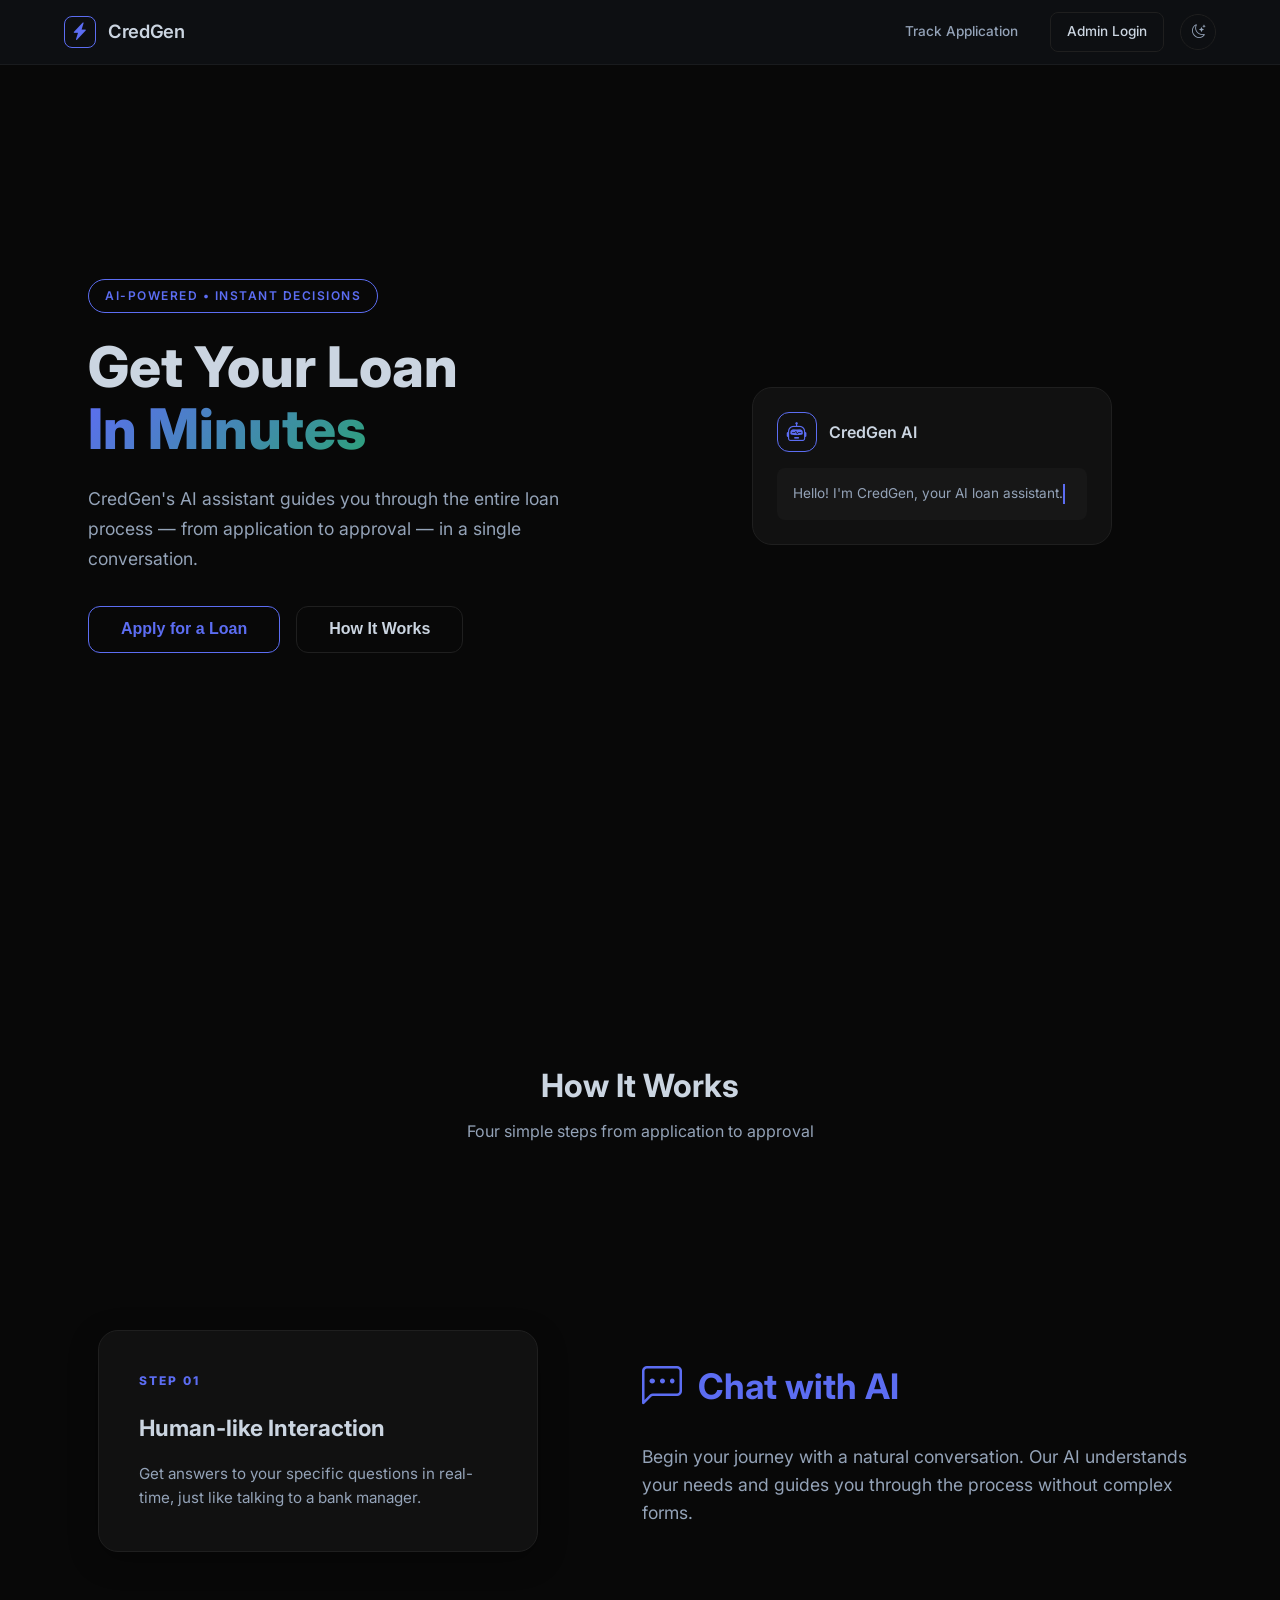
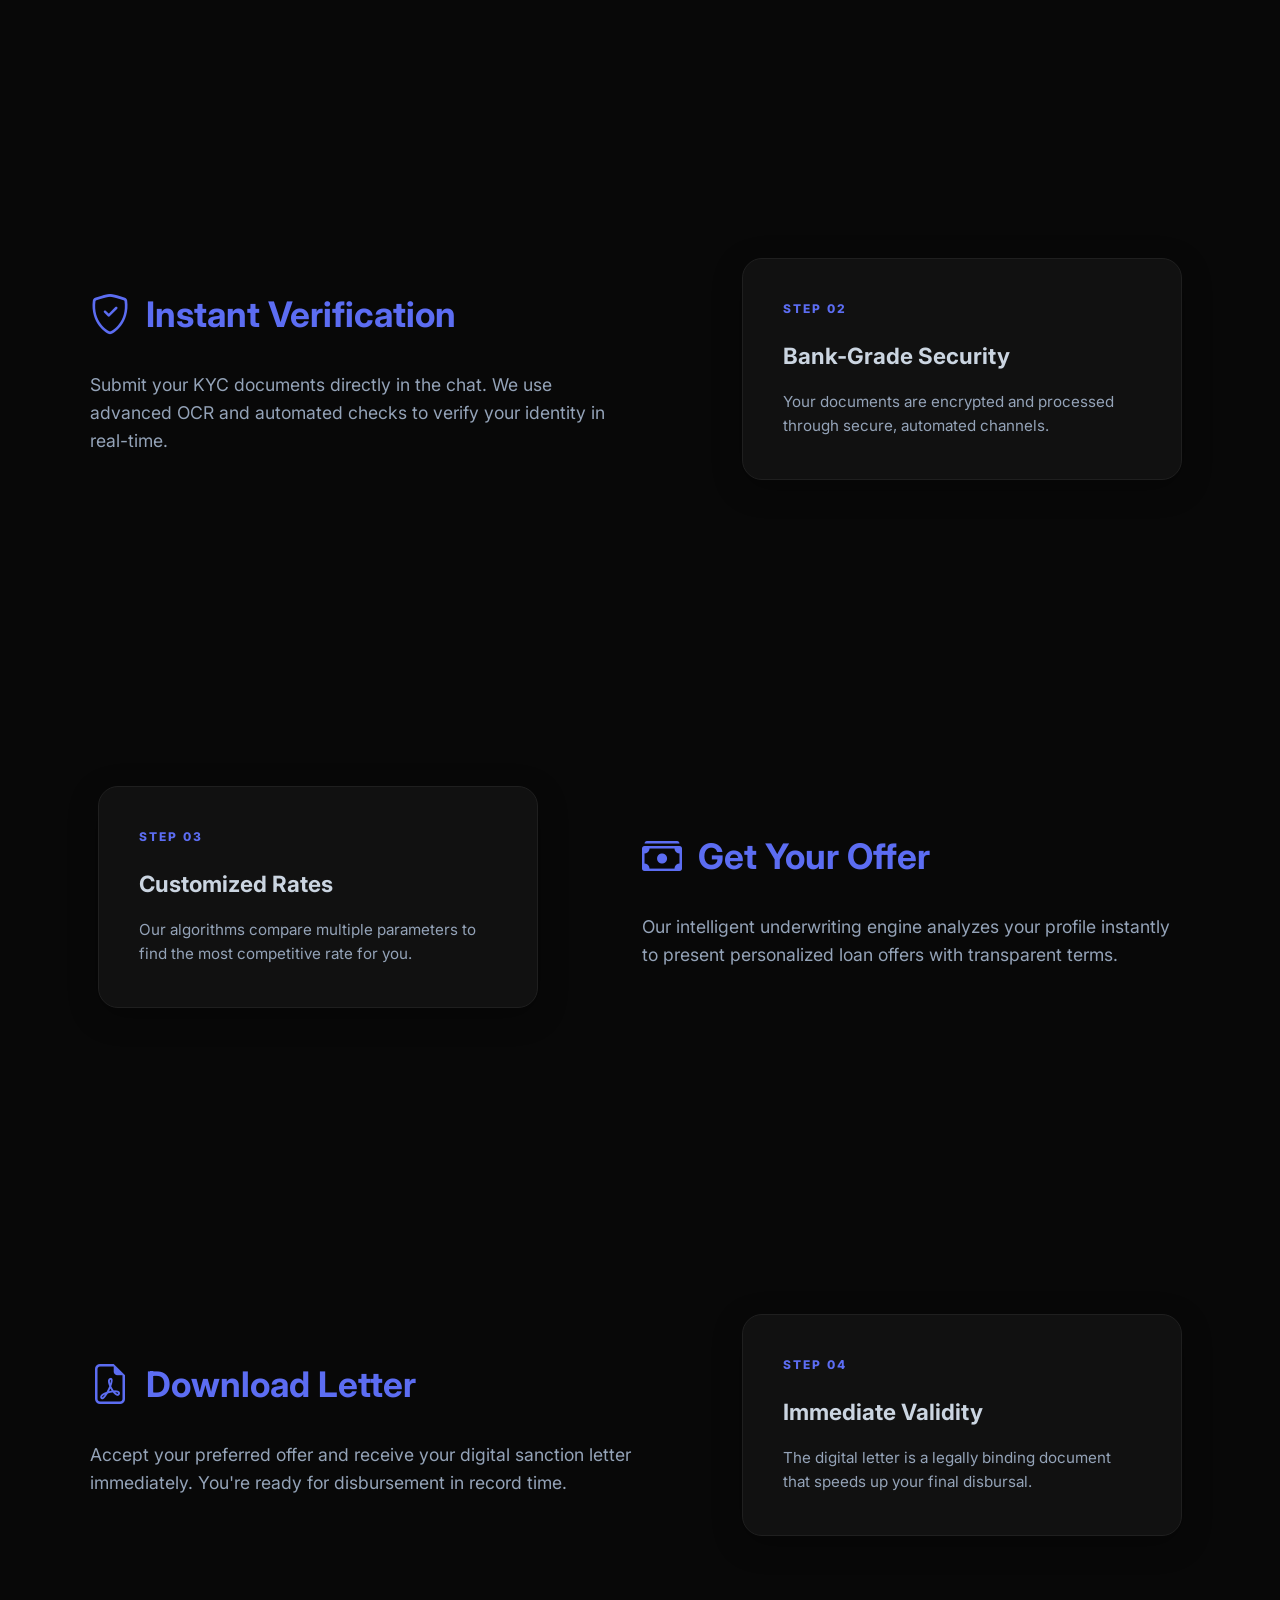
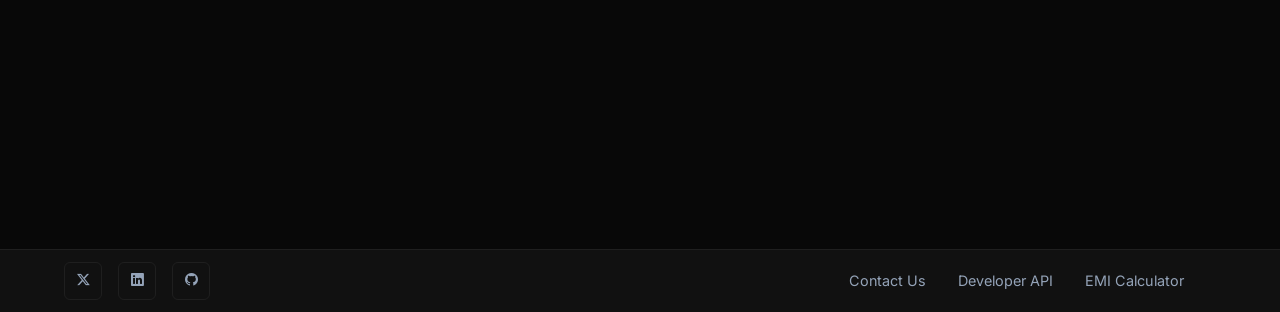
<file: frontend/index.html>
<!DOCTYPE html>
<html lang="en">

<head>
    <meta charset="UTF-8">
    <meta name="viewport" content="width=device-width, initial-scale=1.0">
    <meta name="description"
        content="CredGen AI — Apply for a personal loan in minutes with our intelligent AI assistant.">
    <title>CredGen AI — Smart Loan Assistant</title>
    <link rel="preconnect" href="https://fonts.googleapis.com">
    <link href="https://fonts.googleapis.com/css2?family=Inter:wght@300;400;500;600;700;800&display=swap"
        rel="stylesheet">
    <link rel="stylesheet" href="https://cdn.jsdelivr.net/npm/bootstrap-icons@1.11.3/font/bootstrap-icons.min.css">
    <link rel="stylesheet" href="styles.css">
    <script>
        // Force Initial Theme to Dark First Concept (since we handle it globally anyway via OS/preferences, 
        // but the system defaults to dark now unless overridden in localStorage)
        const savedTheme = localStorage.getItem('credgen_theme');
        if (savedTheme === 'light') {
            document.documentElement.setAttribute('data-theme', 'light');
        }
    </script>
</head>

<body>

    <!-- ════════════════════════════════════════════════════════════════════
     SECTION 1 — LANDING PAGE
     ════════════════════════════════════════════════════════════════════ -->
    <div id="landing-page">

        <!-- NAVBAR -->
        <nav class="navbar" id="navbar">
            <div class="nav-brand">
                <div class="nav-logo">
                    <i class="bi bi-lightning-charge-fill"></i>
                </div>
                <span class="nav-title">CredGen</span>
            </div>
            <button class="menu-toggle" id="menu-toggle" onclick="toggleMenu()" aria-label="Toggle Menu">
                <i class="bi bi-list"></i>
            </button>
            <div class="nav-links" id="nav-links">
                <a href="/status" class="nav-link" id="nav-track">Track Application</a>
                <a href="/admin/login" class="nav-link nav-link-outline" id="nav-admin">Admin Login</a>
                <button class="theme-toggle-btn" id="theme-toggle" onclick="toggleTheme()" aria-label="Toggle Theme">
                    <i class="bi bi-moon-stars"></i>
                </button>
            </div>
        </nav>

        <!-- HERO -->
        <section class="hero" id="hero-section">
            <div class="hero-content">
                <span class="hero-badge">AI-Powered • Instant Decisions</span>
                <h1 class="hero-title">Get Your Loan<br><span class="hero-highlight">In Minutes</span></h1>
                <p class="hero-subtitle">CredGen's AI assistant guides you through the entire loan process — from
                    application to approval — in a single conversation.</p>
                <div class="hero-actions">
                    <button class="btn-primary btn-glow" id="cta-apply" onclick="startApplication()">
                        Apply for a Loan
                    </button>
                    <button class="btn-secondary" id="cta-learn"
                        onclick="document.getElementById('how-it-works').scrollIntoView({behavior:'smooth'})">
                        How It Works
                    </button>
                </div>
            </div>
            <div class="hero-visual">
                <div class="hero-card">
                    <div class="hero-card-header">
                        <div class="hero-avatar">
                            <i class="bi bi-robot"></i>
                        </div>
                        <span>CredGen AI</span>
                    </div>
                    <div class="hero-card-body">
                        <p class="typing-text">Hello! I'm CredGen, your AI loan assistant.</p>
                    </div>
                </div>
            </div>
        </section>

        <!-- HOW IT WORKS -->
        <section class="section" id="how-it-works">
            <h2 class="section-title">How It Works</h2>
            <p class="section-subtitle">Four simple steps from application to approval</p>
            
            <div class="steps-flow">
                <!-- STEP 1 -->
                <div class="step-row">
                    <div class="step-visual">
                        <div class="insight-card">
                            <div class="insight-label">Step 01 </div>
                            <div class="insight-title">Human-like Interaction</div>
                            <p>Get answers to your specific questions in real-time, just like talking to a bank manager.</p>
                        </div>
                    </div>
                    <div class="step-text">
                        <h3><i class="bi bi-chat-left-dots"></i> Chat with AI</h3>
                        <p>Begin your journey with a natural conversation. Our AI understands your needs and guides you through the process without complex forms.</p>
                    </div>
                </div>

                <!-- STEP 2 -->
                <div class="step-row reverse">
                    <div class="step-visual">
                        <div class="insight-card">
                            <div class="insight-label">Step 02 </div>
                            <div class="insight-title">Bank-Grade Security</div>
                            <p>Your documents are encrypted and processed through secure, automated channels.</p>
                        </div>
                    </div>
                    <div class="step-text">
                        <h3><i class="bi bi-shield-check"></i> Instant Verification</h3>
                        <p>Submit your KYC documents directly in the chat. We use advanced OCR and automated checks to verify your identity in real-time.</p>
                    </div>
                </div>

                <!-- STEP 3 -->
                <div class="step-row">
                    <div class="step-visual">
                        <div class="insight-card">
                            <div class="insight-label">Step 03 </div>
                            <div class="insight-title">Customized Rates</div>
                            <p>Our algorithms compare multiple parameters to find the most competitive rate for you.</p>
                        </div>
                    </div>
                    <div class="step-text">
                        <h3><i class="bi bi-cash-stack"></i> Get Your Offer</h3>
                        <p>Our intelligent underwriting engine analyzes your profile instantly to present personalized loan offers with transparent terms.</p>
                    </div>
                </div>

                <!-- STEP 4 -->
                <div class="step-row reverse">
                    <div class="step-visual">
                        <div class="insight-card">
                            <div class="insight-label">Step 04 </div>
                            <div class="insight-title">Immediate Validity</div>
                            <p>The digital letter is a legally binding document that speeds up your final disbursal.</p>
                        </div>
                    </div>
                    <div class="step-text">
                        <h3><i class="bi bi-file-earmark-pdf"></i> Download Letter</h3>
                        <p>Accept your preferred offer and receive your digital sanction letter immediately. You're ready for disbursement in record time.</p>
                    </div>
                </div>
            </div>
        </section>
        
        <!-- FOOTER -->
        <footer class="footer">
            <div class="footer-container">
                <div class="footer-socials">
                    <a href="#" aria-label="Twitter"><i class="bi bi-twitter-x"></i></a>
                    <a href="#" aria-label="LinkedIn"><i class="bi bi-linkedin"></i></a>
                    <a href="#" aria-label="GitHub"><i class="bi bi-github"></i></a>
                </div>
                
                <div class="footer-links">
                    <div class="footer-col">
                        <a href="#">Contact Us</a>
                        <a href="#">Developer API</a>
                        <a href="#">EMI Calculator</a>
                    </div>
                </div>
            </div>

        </footer>

    </div>

    <!-- ════════════════════════════════════════════════════════════════════
     SECTION 2 — CHAT APPLICATION
     ════════════════════════════════════════════════════════════════════ -->
    <div id="chat-app" class="chat-app hidden" style="display:none">

        <!-- TOP BAR -->
        <div class="chat-topbar">
            <button class="btn-icon" id="btn-back" onclick="backToLanding()" title="Back to Home">
                <i class="bi bi-chevron-left"></i> Back
            </button>
            <div class="topbar-center">
                <div class="topbar-logo">
                    <i class="bi bi-lightning-charge-fill"></i>
                </div>
                <span class="topbar-title">CredGen AI</span>
                <span class="topbar-status" id="topbar-status">Online</span>
            </div>
            <div class="topbar-actions">
                <button class="btn-icon mobile-only" id="btn-context-toggle" onclick="toggleContextPanel()" title="Show Details">
                    <i class="bi bi-info-circle"></i>
                </button>
                <button class="btn-icon" id="btn-theme" onclick="toggleTheme()" title="Toggle Theme">
                    <i class="bi bi-moon-stars"></i>
                </button>
            </div>
        </div>

        <!-- PROGRESS TRACKER -->
        <div class="progress-tracker" id="progress-tracker">
            <div class="tracker-step active" data-step="0">
                <div class="step-circle">1</div>
                <span class="step-label">Details</span>
            </div>
            <div class="tracker-line"></div>
            <div class="tracker-step" data-step="1">
                <div class="step-circle">2</div>
                <span class="step-label">KYC</span>
            </div>
            <div class="tracker-line"></div>
            <div class="tracker-step" data-step="2">
                <div class="step-circle">3</div>
                <span class="step-label">Verification</span>
            </div>
            <div class="tracker-line"></div>
            <div class="tracker-step" data-step="3">
                <div class="step-circle">4</div>
                <span class="step-label">Underwriting</span>
            </div>
            <div class="tracker-line"></div>
            <div class="tracker-step" data-step="4">
                <div class="step-circle">5</div>
                <span class="step-label">Offer</span>
            </div>
            <div class="tracker-line"></div>
            <div class="tracker-step" data-step="5">
                <div class="step-circle">6</div>
                <span class="step-label">Done</span>
            </div>
        </div>

        <!-- MAIN CHAT LAYOUT -->
        <div class="chat-layout">

            <!-- CHAT MESSAGES -->
            <div class="chat-main">
                <div class="messages-container" id="messages-container">
                    <!-- Messages rendered by JS -->
                </div>

                <!-- TYPING INDICATOR -->
                <div class="typing-indicator hidden" id="typing-indicator">
                    <div class="typing-avatar">
                        <i class="bi bi-robot"></i>
                    </div>
                    <div class="typing-dots">
                        <span></span><span></span><span></span>
                    </div>
                </div>

                <!-- SUGGESTION CHIPS -->
                <div class="chips-container hidden" id="chips-container">
                    <!-- Chips rendered by JS -->
                </div>
            </div>

            <!-- CONTEXT PANEL (RIGHT) -->
            <aside class="context-panel" id="context-panel">
                <div class="panel-header">
                    <h3 id="panel-title">Application Progress</h3>
                </div>
                <div class="panel-body" id="panel-body">
                    <!-- Dynamic content filled by JS -->
                    <div class="panel-placeholder">
                        <p>Your application details will appear here as we collect information.</p>
                    </div>
                </div>
            </aside>
        </div>

        <!-- INPUT AREA -->
        <div class="input-area" id="input-area">
            <div class="input-wrapper">
                <input type="file" id="file-input" class="hidden" multiple accept=".pdf,.png,.jpg,.jpeg">
                <button class="btn-icon attach-btn" id="btn-attach"
                    onclick="document.getElementById('file-input').click()" title="Attach Document">
                    <i class="bi bi-plus-lg"></i>
                </button>
                <textarea id="user-input" class="user-input" placeholder="Type your message..." rows="1"
                    maxlength="1000"></textarea>
                <span class="char-counter" id="char-counter">0/1000</span>
                <button class="btn-send" id="btn-send" onclick="sendMessage()" title="Send">
                    <i class="bi bi-send-fill"></i>
                </button>
            </div>
            <div class="input-extras">
                <button class="btn-text" id="btn-calc" onclick="toggleCalculator()">Calculator</button>
                <div class="input-hint hidden" id="input-hint"></div>
            </div>
        </div>

        <!-- EMI CALCULATOR (HIDDEN BY DEFAULT) -->
        <div class="calculator-panel hidden" id="calculator-panel">
            <div class="calc-header">
                <h4>EMI Calculator</h4>
                <button class="btn-icon" onclick="toggleCalculator()">
                    <i class="bi bi-x-lg"></i>
                </button>
            </div>
            <div class="calc-body">
                <div class="calc-field">
                    <label>Loan Amount: ₹<span id="calc-amount-val">5,00,000</span></label>
                    <input type="range" id="calc-amount" min="50000" max="5000000" step="10000" value="500000">
                </div>
                <div class="calc-field">
                    <label>Interest Rate: <span id="calc-rate-val">12.0</span>%</label>
                    <input type="range" id="calc-rate" min="8" max="24" step="0.5" value="12">
                </div>
                <div class="calc-field">
                    <label>Tenure: <span id="calc-tenure-val">36</span> months</label>
                    <input type="range" id="calc-tenure" min="12" max="60" step="6" value="36">
                </div>
                <div class="calc-result">
                    <div class="calc-emi">
                        <span>Monthly EMI</span>
                        <strong id="calc-emi">₹0</strong>
                    </div>
                    <div class="calc-total">
                        <span>Total Payable</span>
                        <strong id="calc-total">₹0</strong>
                    </div>
                    <div class="calc-interest">
                        <span>Total Interest</span>
                        <strong id="calc-interest">₹0</strong>
                    </div>
                </div>
            </div>
        </div>

    </div>

    <script>
        function toggleMenu() {
            const nav = document.getElementById('nav-links');
            const icon = document.querySelector('.menu-toggle i');
            nav.classList.toggle('active');
            
            if (nav.classList.contains('active')) {
                icon.classList.remove('bi-list');
                icon.classList.add('bi-x-lg');
            } else {
                icon.classList.remove('bi-x-lg');
                icon.classList.add('bi-list');
            }
        }
        
        // Close menu when clicking link
        document.querySelectorAll('.nav-link').forEach(link => {
            link.addEventListener('click', () => {
                const nav = document.getElementById('nav-links');
                if (nav.classList.contains('active')) toggleMenu();
            });
        });
    </script>
    <script src="chat.js"></script>
</body>

</html>
</file>
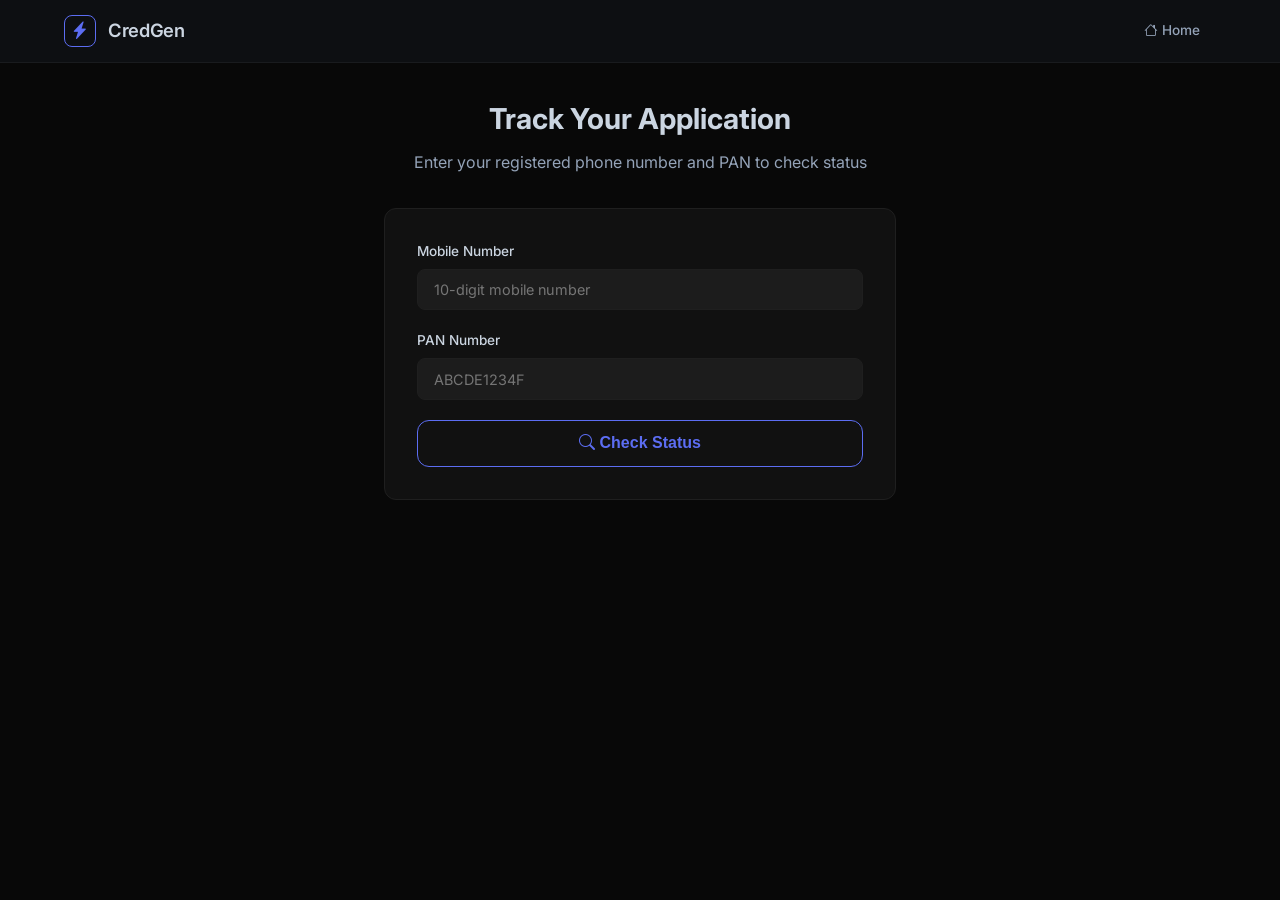
<file: frontend/status.html>
<!DOCTYPE html>
<html lang="en">

<head>
    <meta charset="UTF-8">
    <meta name="viewport" content="width=device-width, initial-scale=1.0">
    <title>Track Application — CredGen</title>
    <link href="https://fonts.googleapis.com/css2?family=Inter:wght@400;500;600;700&display=swap" rel="stylesheet">
    <link rel="stylesheet" href="https://cdn.jsdelivr.net/npm/bootstrap-icons@1.11.3/font/bootstrap-icons.min.css">
    <link rel="stylesheet" href="styles.css">
    <style>
        .status-page {
            max-width: 560px;
            margin: 6rem auto 2rem;
            padding: 0 1.5rem;
        }

        .status-title {
            font-size: 1.8rem;
            font-weight: 700;
            text-align: center;
            margin-bottom: .5rem;
        }

        .status-subtitle {
            text-align: center;
            color: var(--text-secondary);
            margin-bottom: 2rem;
        }

        .lookup-form {
            background: var(--bg-card);
            border: 1px solid var(--border);
            border-radius: var(--radius);
            padding: 2rem;
        }

        .form-group {
            margin-bottom: 1.25rem;
        }

        .form-group label {
            display: block;
            font-size: .85rem;
            font-weight: 500;
            margin-bottom: .4rem;
            color: var(--text);
        }

        .form-group input {
            width: 100%;
            padding: .7rem 1rem;
            border: 1.5px solid var(--border);
            border-radius: var(--radius-sm);
            font-size: .9rem;
            font-family: var(--font);
            background: var(--bg-input);
            color: var(--text);
            outline: none;
            transition: var(--transition);
        }

        .form-group input:focus {
            border-color: var(--primary);
            box-shadow: 0 0 0 3px var(--primary-light);
        }

        .btn-lookup {
            width: 100%;
            padding: .85rem;
            background: transparent;
            border: 1.5px solid var(--primary);
            color: var(--primary);
            font-weight: 600;
            font-size: 1rem;
            border-radius: var(--radius);
            cursor: pointer;
            transition: var(--transition);
        }

        .btn-lookup:hover {
            box-shadow: none;
            border: 1px solid var(--border-focus);
            transform: none;
        }

        .error-msg {
            color: var(--danger);
            font-size: .85rem;
            text-align: center;
            margin-top: 1rem;
        }

        /* Result card */
        .result-card {
            margin-top: 2rem;
            background: var(--bg-card);
            border: 1px solid var(--border);
            border-radius: var(--radius);
            padding: 2rem;
            animation: slideIn .3s ease;
        }

        .result-header {
            display: flex;
            justify-content: space-between;
            align-items: center;
            margin-bottom: 1.5rem;
        }

        .result-header h3 {
            font-size: 1.1rem;
            font-weight: 600;
        }

        .status-badge {
            padding: .3rem .75rem;
            border-radius: 100px;
            font-size: .75rem;
            font-weight: 600;
            text-transform: uppercase;
            border: 1px solid currentColor;
        }

        .status-badge.approved {
            background: transparent;
            color: var(--accent);
        }

        .status-badge.rejected {
            background: transparent;
            color: var(--danger);
        }

        .status-badge.initiated {
            background: transparent;
            color: var(--primary);
        }

        .status-badge.processing {
            background: transparent;
            color: var(--warning);
        }

        .result-details {
            margin-bottom: 1.5rem;
        }

        .detail-row {
            display: flex;
            justify-content: space-between;
            padding: .5rem 0;
            border-bottom: 1px solid var(--border);
            font-size: .9rem;
        }

        .detail-row:last-child {
            border-bottom: none;
        }

        .detail-row .label {
            color: var(--text-secondary);
        }

        .detail-row .value {
            font-weight: 600;
        }

        /* Timeline */
        .timeline {
            margin-top: 1.5rem;
        }

        .timeline h4 {
            font-size: .9rem;
            font-weight: 600;
            margin-bottom: .75rem;
            color: var(--text);
        }

        .timeline-item {
            display: flex;
            gap: .75rem;
            margin-bottom: .5rem;
        }

        .timeline-dot {
            width: 10px;
            height: 10px;
            border-radius: 50%;
            margin-top: .35rem;
            flex-shrink: 0;
        }

        .timeline-dot.done {
            background: var(--accent);
        }

        .timeline-dot.current {
            background: var(--primary);
            box-shadow: 0 0 0 3px var(--primary-light);
        }

        .timeline-dot.pending {
            background: var(--border);
        }

        .timeline-text {
            font-size: .85rem;
            color: var(--text-secondary);
        }

        .result-actions {
            display: flex;
            gap: 1rem;
            margin-top: 1.5rem;
        }

        .result-actions a,
        .result-actions button {
            flex: 1;
            padding: .6rem;
            text-align: center;
            border-radius: var(--radius-sm);
            font-weight: 500;
            font-size: .85rem;
            text-decoration: none;
            cursor: pointer;
            transition: var(--transition);
            border: none;
            font-family: var(--font);
        }

        .result-actions a:hover,
        .result-actions button:hover {
            opacity: .9;
            transform: none;
        }
    </style>
    <script>
        // Force Initial Theme to Dark First Concept (since we handle it globally anyway via OS/preferences, 
        // but the system defaults to dark now unless overridden in localStorage)
        const savedTheme = localStorage.getItem('credgen_theme');
        if (savedTheme === 'light') {
            document.documentElement.setAttribute('data-theme', 'light');
        }
    </script>
</head>

<body>
    <nav class="navbar">
        <a href="/" class="nav-brand" style="text-decoration:none">
            <div class="nav-logo">
                <i class="bi bi-lightning-charge-fill"></i>
            </div>
            <span class="nav-title">CredGen</span>
        </a>
        <div class="nav-links">
            <a href="/" class="nav-link"><i class="bi bi-house"></i> Home</a>
        </div>
    </nav>

    <div class="status-page">
        <h1 class="status-title">Track Your Application</h1>
        <p class="status-subtitle">Enter your registered phone number and PAN to check status</p>

        <div class="lookup-form" id="lookup-form">
            <div class="form-group">
                <label for="status-phone">Mobile Number</label>
                <input type="tel" id="status-phone" placeholder="10-digit mobile number" maxlength="10">
            </div>
            <div class="form-group">
                <label for="status-pan">PAN Number</label>
                <input type="text" id="status-pan" placeholder="ABCDE1234F" maxlength="10"
                    style="text-transform: uppercase">
            </div>
            <button class="btn-lookup" id="btn-lookup" onclick="lookupStatus()">
                <i class="bi bi-search"></i> Check Status
            </button>
            <p class="error-msg hidden" id="status-error"></p>
        </div>

        <div id="result-container"></div>
    </div>

    <script>
        async function lookupStatus() {
            const phone = document.getElementById('status-phone').value.trim();
            const pan = document.getElementById('status-pan').value.trim().toUpperCase();
            const errorEl = document.getElementById('status-error');
            const resultEl = document.getElementById('result-container');

            errorEl.classList.add('hidden');
            resultEl.innerHTML = '';

            if (!phone || phone.length !== 10 || !/^[6-9]\d{9}$/.test(phone)) {
                errorEl.textContent = 'Please enter a valid 10-digit mobile number';
                errorEl.classList.remove('hidden');
                return;
            }
            if (!pan || !/^[A-Z]{5}\d{4}[A-Z]$/.test(pan)) {
                errorEl.textContent = 'Please enter a valid PAN number';
                errorEl.classList.remove('hidden');
                return;
            }

            try {
                const resp = await fetch(`/application/status?phone=${phone}&pan=${pan}`);
                if (!resp.ok) {
                    const err = await resp.json();
                    errorEl.textContent = err.error || 'No application found';
                    errorEl.classList.remove('hidden');
                    return;
                }

                const data = await resp.json();
                renderResult(data);
            } catch (e) {
                errorEl.textContent = 'Connection error. Please try again.';
                errorEl.classList.remove('hidden');
            }
        }

        function renderResult(data) {
            const container = document.getElementById('result-container');
            const statusClass = (data.status || 'initiated').toLowerCase();
            const badgeMap = {
                initiated: 'initiated', approved: 'approved', rejected: 'rejected',
                sanctioned: 'approved', disbursed: 'approved', processing: 'processing'
            };

            let html = `
                <div class="result-card">
                    <div class="result-header">
                        <h3>Application Details</h3>
                        <span class="status-badge ${badgeMap[statusClass] || 'initiated'}">${data.status || 'Initiated'}</span>
                    </div>
                    <div class="result-details">
                        <div class="detail-row"><span class="label">Application ID</span><span class="value">${String(data.application_id).slice(0, 8)}...</span></div>
                        <div class="detail-row"><span class="label">Loan Amount</span><span class="value">₹${fmtINR(data.loan_amount)}</span></div>
                        <div class="detail-row"><span class="label">Applied On</span><span class="value">${new Date(data.created_at).toLocaleDateString()}</span></div>
            `;

            if (data.offer_summary) {
                html += `
                    <div class="detail-row"><span class="label">Offered Rate</span><span class="value">${data.offer_summary.rate}%</span></div>
                    <div class="detail-row"><span class="label">EMI</span><span class="value">₹${fmtINR(data.offer_summary.emi)}</span></div>
                `;
            }
            html += '</div>';

            if (data.rejection_reason) {
                html += `<p style="color:var(--danger); font-size:.85rem; margin-top:.5rem;">Reason: ${data.rejection_reason}</p>`;
            }

            // Actions
            html += '<div class="result-actions">';
            if (data.sanction_letter_url) {
                html += `<a href="${data.sanction_letter_url}" target="_blank" style="background:var(--accent); color:white;">Download Letter</a>`;
            }
            html += `<a href="/" style="background:var(--primary-light); color:var(--primary);">Start New Application</a>`;
            html += '</div></div>';

            container.innerHTML = html;
        }

        function fmtINR(n) {
            try {
                n = Math.round(Number(n));
                const s = String(n);
                if (s.length <= 3) return s;
                const last = s.slice(-3);
                let rest = s.slice(0, -3);
                const parts = [];
                while (rest.length) { parts.unshift(rest.slice(-2)); rest = rest.slice(0, -2); }
                return parts.join(',') + ',' + last;
            } catch { return String(n); }
        }
    </script>
</body>

</html>
</file>
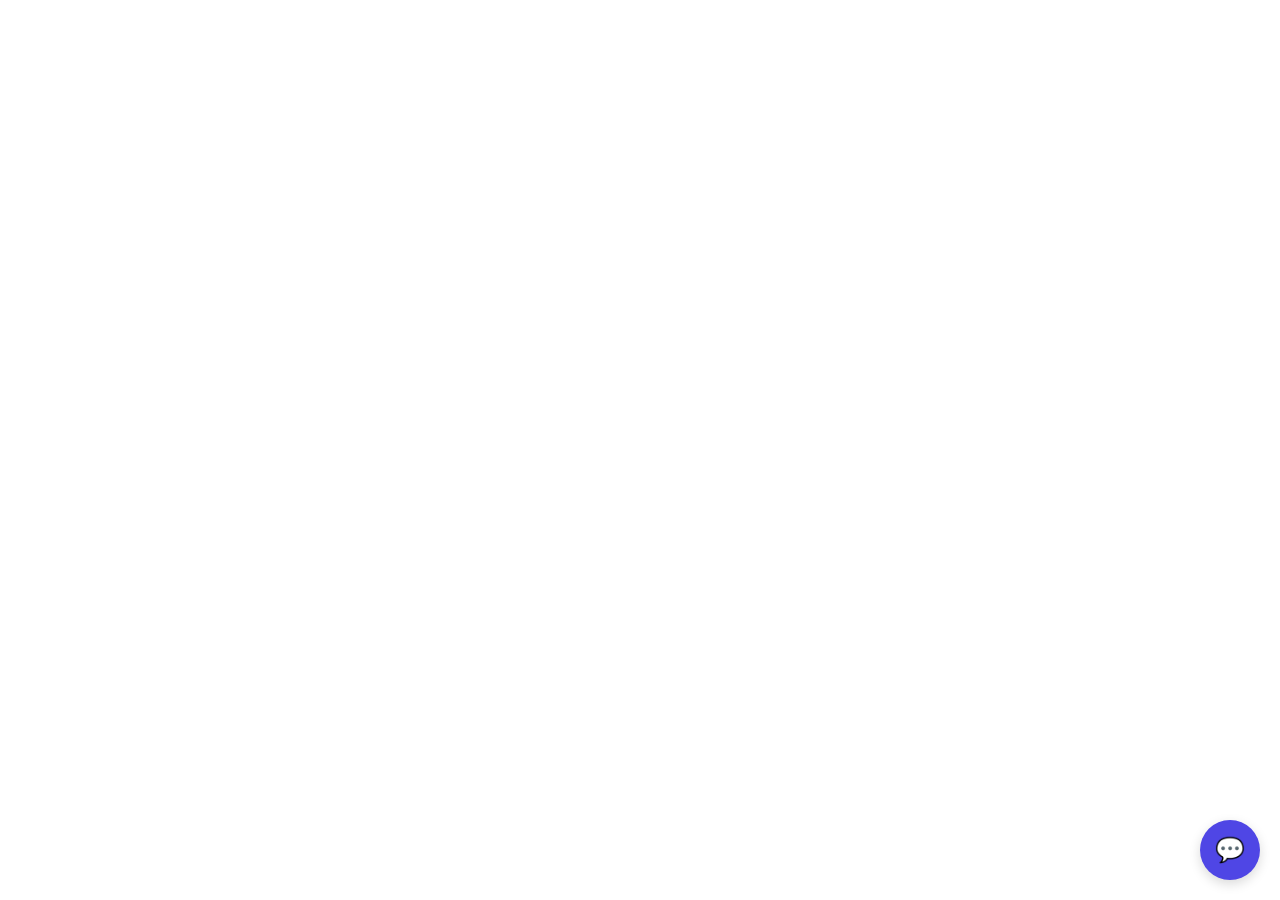
<file: frontend/widget.html>
<!DOCTYPE html>
<html lang="en">
<head>
    <meta charset="UTF-8">
    <meta name="viewport" content="width=device-width, initial-scale=1.0">
    <title>CredGen Widget</title>
    <style>
        /* Widget specific styles will be injected by widget-ui.js or loaded here */
        body { margin: 0; padding: 0; font-family: 'Inter', sans-serif; overflow: hidden; }
        #credgen-widget-root { width: 100%; height: 100%; }
    </style>
</head>
<body>
    <div id="credgen-widget-root"></div>
    <script src="widget-ui.js"></script>
</body>
</html>
</file>
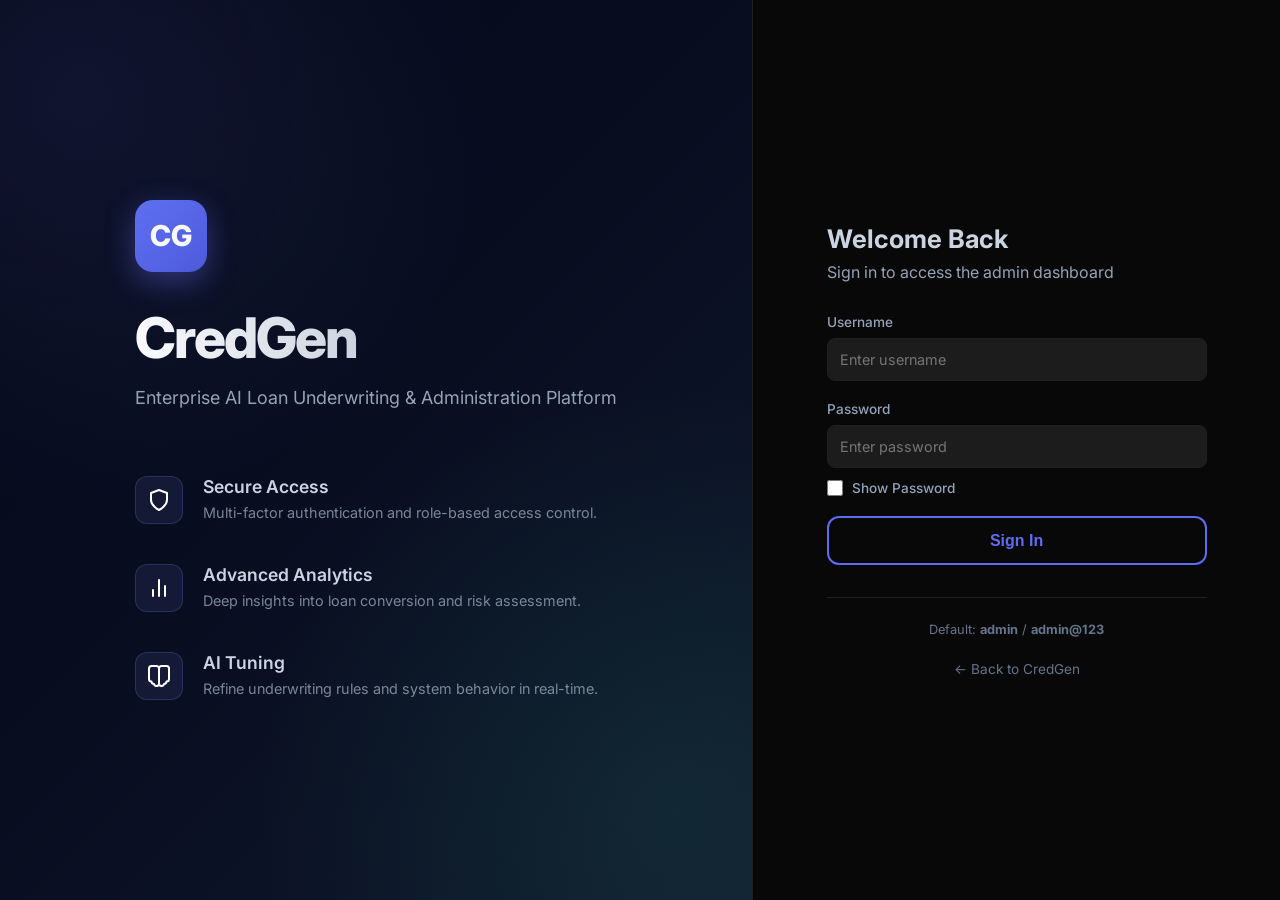
<file: frontend/admin/login.html>
<!DOCTYPE html>
<html lang="en">

<head>
    <meta charset="UTF-8">
    <meta name="viewport" content="width=device-width, initial-scale=1.0">
    <title>Admin Login — CredGen</title>
    <link href="https://fonts.googleapis.com/css2?family=Inter:wght@400;500;600;700;800&display=swap" rel="stylesheet">
    <link rel="stylesheet" href="admin.css">
    <script>
        const savedTheme = localStorage.getItem('credgen_theme');
        if (savedTheme === 'light') {
            document.documentElement.setAttribute('data-theme', 'light');
        }
    </script>
</head>

<body class="login-page">
    <div class="login-container">
        <!-- LEFT BRAND PANEL -->
        <div class="login-brand">
            <div class="brand-content">
                <div class="brand-logo">CG</div>
                <h1>CredGen</h1>
                <p>Enterprise AI Loan Underwriting & Administration Platform</p>
                <div class="brand-features">
                    <div class="brand-feature">
                        <div class="feature-icon">
                            <svg xmlns="http://www.w3.org/2000/svg" width="24" height="24" viewBox="0 0 24 24" fill="none" stroke="currentColor" stroke-width="2" stroke-linecap="round" stroke-linejoin="round"><path d="M12 22s8-4 8-10V5l-8-3-8 3v7c0 6 8 10 8 10z"/></svg>
                        </div>
                        <div class="feature-text">
                            <h3>Secure Access</h3>
                            <p>Multi-factor authentication and role-based access control.</p>
                        </div>
                    </div>
                    <div class="brand-feature">
                        <div class="feature-icon">
                            <svg xmlns="http://www.w3.org/2000/svg" width="24" height="24" viewBox="0 0 24 24" fill="none" stroke="currentColor" stroke-width="2" stroke-linecap="round" stroke-linejoin="round"><line x1="18" y1="20" x2="18" y2="10"/><line x1="12" y1="20" x2="12" y2="4"/><line x1="6" y1="20" x2="6" y2="14"/></svg>
                        </div>
                        <div class="feature-text">
                            <h3>Advanced Analytics</h3>
                            <p>Deep insights into loan conversion and risk assessment.</p>
                        </div>
                    </div>
                    <div class="brand-feature">
                        <div class="feature-icon">
                            <svg xmlns="http://www.w3.org/2000/svg" width="24" height="24" viewBox="0 0 24 24" fill="none" stroke="currentColor" stroke-width="2" stroke-linecap="round" stroke-linejoin="round"><path d="M9.5 2A2.5 2.5 0 0 1 12 4.5v15a2.5 2.5 0 0 1-4.96.44 2.5 2.5 0 0 1-2.54-2.43 2.5 2.5 0 0 1-2.5-2.5V4.5A2.5 2.5 0 0 1 4.5 2z"/><path d="M14.5 2A2.5 2.5 0 0 0 12 4.5v15a2.5 2.5 0 0 0 4.96.44 2.5 2.5 0 0 0 2.54-2.43 2.5 2.5 0 0 0 2.5-2.5V4.5A2.5 2.5 0 0 0 19.5 2z"/></svg>
                        </div>
                        <div class="feature-text">
                            <h3>AI Tuning</h3>
                            <p>Refine underwriting rules and system behavior in real-time.</p>
                        </div>
                    </div>
                </div>
            </div>
        </div>

        <!-- RIGHT LOGIN FORM -->
        <div class="login-form-panel">
            <form class="login-form" id="login-form" onsubmit="handleLogin(event)">
                <h2>Welcome Back</h2>
                <p class="login-subtitle">Sign in to access the admin dashboard</p>

                <div class="form-group">
                    <label for="username">Username</label>
                    <input type="text" id="username" placeholder="Enter username" required autocomplete="username">
                </div>

                <div class="form-group">
                    <label for="password">Password</label>
                    <input type="password" id="password" placeholder="Enter password" required
                        autocomplete="current-password">
                </div>

                <div class="checkbox-group">
                    <input type="checkbox" id="show-password">
                    <label for="show-password">Show Password</label>
                </div>

                <div class="form-error hidden" id="login-error"></div>

                <button type="submit" class="btn-login" id="btn-login">Sign In</button>

                <div
                    style="margin-top: 2rem; padding-top: 1.5rem; border-top: 1px solid var(--border); text-align: center;">
                    <p style="font-size: 0.8rem; color: var(--text-muted);">
                        Default: <strong>admin</strong> / <strong>admin@123</strong>
                    </p>
                </div>

                <a href="/" class="back-link">← Back to CredGen</a>
            </form>
        </div>
    </div>

    <script>
        // Toggle Password Visibility
        document.getElementById('show-password').addEventListener('change', function () {
            const passwordInput = document.getElementById('password');
            passwordInput.type = this.checked ? 'text' : 'password';
        });

        // Check if already logged in
        (function () {
            const token = sessionStorage.getItem('admin_token');
            if (token) {
                fetch('/auth/me', { headers: { 'Authorization': 'Bearer ' + token } })
                    .then(r => { if (r.ok) window.location.href = '/admin/dashboard'; })
                    .catch(() => { });
            }
        })();

        async function handleLogin(e) {
            e.preventDefault();
            const errorEl = document.getElementById('login-error');
            const btn = document.getElementById('btn-login');
            errorEl.classList.add('hidden');

            const username = document.getElementById('username').value.trim();
            const password = document.getElementById('password').value;

            if (!username || !password) {
                errorEl.textContent = 'Please fill in all fields';
                errorEl.classList.remove('hidden');
                return;
            }

            btn.disabled = true;
            btn.textContent = 'Signing in...';

            try {
                const resp = await fetch('/auth/login', {
                    method: 'POST',
                    headers: { 'Content-Type': 'application/json' },
                    body: JSON.stringify({ username, password }),
                });

                if (resp.ok) {
                    const data = await resp.json();
                    sessionStorage.setItem('admin_token', data.access_token);
                    sessionStorage.setItem('admin_refresh', data.refresh_token);
                    sessionStorage.setItem('admin_user', data.username);
                    sessionStorage.setItem('admin_role', data.role);
                    window.location.href = '/admin/dashboard';
                } else {
                    const err = await resp.json();
                    errorEl.textContent = err.message || 'Invalid credentials';
                    errorEl.classList.remove('hidden');
                }
            } catch (err) {
                errorEl.textContent = 'Connection error. Please try again.';
                errorEl.classList.remove('hidden');
            } finally {
                btn.disabled = false;
                btn.textContent = 'Sign In';
            }
        }
    </script>
</body>

</html>
</file>
<file: frontend/styles.css>
/* ═══════════════════════════════════════════════════════════════
   CREDGEN — DESIGN SYSTEM
   ═══════════════════════════════════════════════════════════════ */

/* ─── TOKENS (Dark First) ──────────────────────────────────────────── */
:root {
    --bg: #080808;
    --bg-card: #111111;
    --bg-panel: #171717;
    --bg-input: #1c1c1c;
    --text: #cbd5e1;
    --text-secondary: #94a3b8;
    --text-muted: #64748b;
    --border: #1f1f1f;
    --border-focus: #5c6df2;

    --primary: #5c6df2;
    --primary-dark: #4a59d8;
    --primary-light: #1e2440;
    --accent: #2da179;
    --accent-light: #162d26;
    --danger: #ef4444;
    --warning: #f59e0b;

    --radius: 12px;
    --radius-sm: 8px;
    --radius-lg: 20px;
    --shadow: 0 4px 20px rgba(0, 0, 0, 0.2);
    --shadow-md: 0 8px 30px rgba(0, 0, 0, 0.3);
    --shadow-lg: 0 12px 40px rgba(0, 0, 0, 0.4);

    --font: 'Inter', -apple-system, BlinkMacSystemFont, sans-serif;
    --transition: all 0.25s cubic-bezier(.4, 0, .2, 1);
}

/* ─── TOKENS (Light) ───────────────────────────────────────────── */
[data-theme="light"] {
    --bg: #f8fafc;
    --bg-card: #ffffff;
    --bg-panel: #f1f5f9;
    --bg-input: #ffffff;
    --text: #0f172a;
    --text-secondary: #334155;
    --text-muted: #64748b;
    --border: #e2e8f0;
    --border-focus: #3b82f6;

    --primary: #3b82f6;
    --primary-dark: #2563eb;
    --primary-light: #eff6ff;
    --accent: #10b981;
    --accent-light: #ecfdf5;

    --shadow: 0 4px 12px rgba(0, 0, 0, 0.05);
    --shadow-md: 0 8px 24px rgba(0, 0, 0, 0.08);
    --shadow-lg: 0 12px 36px rgba(0, 0, 0, 0.1);
}

/* ─── RESET & BASE ────────────────────────────────────────────── */
*,
*::before,
*::after {
    box-sizing: border-box;
    margin: 0;
    padding: 0;
}

html {
    scroll-behavior: smooth;
}

/* ─── SCROLLBARS (Hidden Globally) ────────────────────────── */
::-webkit-scrollbar {
    display: none;
}

html,
body {
    scrollbar-width: none;
    /* Firefox */
    -ms-overflow-style: none;
    /* IE/Edge */
    overflow-x: hidden;
    font-family: var(--font);
    background: var(--bg);
    color: var(--text);
    line-height: 1.6;
    -webkit-font-smoothing: antialiased;
}

.hidden {
    display: none !important;
}

.mobile-only {
    display: none !important;
}

/* ═══════════════════════════════════════════════════════════════
   LANDING PAGE
   ═══════════════════════════════════════════════════════════════ */

/* ─── NAVBAR ──────────────────────────────────────────────────── */
.navbar {
    display: flex;
    justify-content: space-between;
    align-items: center;
    padding: 0.75rem 4rem;
    position: fixed;
    top: 0;
    left: 0;
    right: 0;
    z-index: 1000;
    background: rgba(15, 17, 21, 0.85);
    backdrop-filter: saturate(180%) blur(20px);
    border-bottom: 1px solid rgba(255, 255, 255, 0.05);
}

[data-theme="light"] .navbar {
    background: rgba(255, 255, 255, 0.85);
    border-bottom: 1px solid var(--border);
}


.nav-brand {
    display: flex;
    align-items: center;
    gap: .75rem;
}

.nav-logo {
    width: 32px;
    height: 32px;
    background: transparent;
    border: 1px solid var(--primary);
    color: var(--primary);
    font-weight: 800;
    font-size: 1.1rem;
    border-radius: 8px;
    display: flex;
    align-items: center;
    justify-content: center;
}

.menu-toggle {
    display: none;
    background: transparent;
    border: none;
    color: var(--text);
    font-size: 1.75rem;
    cursor: pointer;
    z-index: 1001;
    transition: var(--transition);
}

.nav-title {
    font-weight: 600;
    font-size: 1.15rem;
    letter-spacing: -0.02em;
    color: var(--text);
}

.nav-links {
    display: flex;
    gap: 1rem;
    align-items: center;
}

.nav-link {
    font-size: 0.85rem;
    font-weight: 500;
    color: var(--text-secondary);
    text-decoration: none;
    transition: var(--transition);
    padding: 0.5rem 1rem;
    border-radius: var(--radius-sm);
}

.nav-link:hover {
    color: var(--text);
    background: rgba(255, 255, 255, 0.05);
}

[data-theme="light"] .nav-link:hover {
    background: rgba(0, 0, 0, 0.05);
}

.nav-link-outline {
    border: 1px solid var(--border);
    color: var(--text);
}

.nav-link-outline:hover {
    border-color: var(--primary);
    background: var(--primary-light);
    color: var(--primary);
}

.theme-toggle-btn {
    display: flex;
    align-items: center;
    justify-content: center;
    width: 36px;
    height: 36px;
    border-radius: 50%;
    border: 1px solid var(--border);
    background: transparent;
    color: var(--text-secondary);
    cursor: pointer;
    transition: var(--transition);
    padding: 0;
}

.theme-toggle-btn:hover {
    border-color: var(--primary);
    color: var(--primary);
    background: var(--primary-light);
}

[data-theme="light"] .theme-toggle-btn {
    color: var(--primary);
}

/* ─── HERO ────────────────────────────────────────────────────── */
.hero {
    min-height: 100vh;
    display: flex;
    align-items: center;
    justify-content: center;
    gap: 4rem;
    padding: 6rem 3rem 4rem;
    max-width: 1200px;
    margin: 0 auto;
}

.hero-content {
    flex: 1;
    max-width: 560px;
}

.hero-badge {
    display: inline-block;
    font-size: .75rem;
    font-weight: 600;
    text-transform: uppercase;
    letter-spacing: 1.5px;
    color: var(--primary);
    border: 1px solid var(--primary);
    /* background: var(--primary-light); */
    padding: .4rem 1rem;
    border-radius: 100px;
    margin-bottom: 1.5rem;
}

.hero-title {
    font-size: 3.5rem;
    font-weight: 800;
    line-height: 1.1;
    color: var(--text);
    margin-bottom: 1.5rem;
}

.hero-highlight {
    background: linear-gradient(135deg, var(--primary), var(--accent));
    -webkit-background-clip: text;
    -webkit-text-fill-color: transparent;
    background-clip: text;
}

.hero-subtitle {
    font-size: 1.1rem;
    color: var(--text-secondary);
    line-height: 1.7;
    margin-bottom: 2rem;
}

.hero-actions {
    display: flex;
    gap: 1rem;
    flex-wrap: wrap;
}

/* ─── BUTTONS ─────────────────────────────────────────────────── */
.btn-primary {
    display: inline-flex;
    align-items: center;
    gap: .5rem;
    padding: .85rem 2rem;
    background: transparent;
    border: 1.5px solid var(--primary);
    color: var(--primary);
    font-weight: 600;
    font-size: 1rem;
    border-radius: var(--radius);
    cursor: pointer;
    transition: var(--transition);
    box-shadow: none;
}

.btn-primary:hover {
    background: var(--primary-light);
}

.btn-glow {
    animation: none;
}

@keyframes glow {
    from {
        box-shadow: none;
    }

    to {
        box-shadow: none;
    }
}

.btn-arrow {
    transition: transform .2s;
}

.btn-primary:hover .btn-arrow {
    transform: translateX(4px);
}

.btn-secondary {
    padding: .85rem 2rem;
    background: transparent;
    color: var(--text);
    font-weight: 600;
    font-size: 1rem;
    border: 1.5px solid var(--border);
    border-radius: var(--radius);
    cursor: pointer;
    transition: var(--transition);
}

.btn-secondary:hover {
    color: var(--primary);
}

.btn-icon {
    background: none;
    border: none;
    cursor: pointer;
    font-size: 1.1rem;
    padding: .4rem .6rem;
    border-radius: var(--radius-sm);
    color: var(--text-secondary);
    transition: var(--transition);
}

.btn-icon:hover {
    background: var(--bg-panel);
    color: var(--primary);
}

.btn-text {
    background: none;
    border: none;
    cursor: pointer;
    color: var(--primary);
    font-weight: 500;
    font-size: .85rem;
    padding: .3rem .5rem;
    border-radius: var(--radius-sm);
    transition: var(--transition);
}

.btn-text:hover {
    background: var(--primary-light);
}

.btn-send {
    width: 40px;
    height: 40px;
    background: transparent;
    border: 1.5px solid var(--primary);
    color: var(--primary);
    border-radius: 50%;
    cursor: pointer;
    display: grid;
    place-items: center;
    transition: var(--transition);
    flex-shrink: 0;
}

.btn-send:hover {
    color: var(--primary-dark);
}

.btn-send:disabled {
    opacity: .5;
    cursor: not-allowed;
}

/* ─── HERO VISUAL ─────────────────────────────────────────────── */
.hero-visual {
    flex: 1;
    display: flex;
    justify-content: center;
}

.hero-card {
    background: var(--bg-card);
    border: 1px solid var(--border);
    border-radius: var(--radius-lg);
    padding: 1.5rem;
    width: 360px;
}

.hero-card-header {
    display: flex;
    align-items: center;
    gap: .75rem;
    margin-bottom: 1rem;
}

.hero-avatar {
    width: 40px;
    height: 40px;
    background: transparent;
    border: 1.5px solid var(--primary);
    color: var(--primary);
    font-weight: 700;
    font-size: 1.25rem;
    border-radius: 12px;
    display: grid;
    place-items: center;
}

.hero-card-header span {
    font-weight: 600;
    color: var(--text);
}

.hero-card-body {
    background: var(--bg-panel);
    border-radius: var(--radius-sm);
    padding: 1rem;
}

.typing-text {
    color: var(--text-secondary);
    font-size: .85rem;
    line-height: 1.4;
    border-right: 2px solid var(--primary);
    animation: typing 4s steps(60) 1s 1 normal both, blink 0.7s step-end infinite;
    overflow: hidden;
    white-space: nowrap;
    width: 0;
    max-width: fit-content;
}

@keyframes typing {
    from {
        width: 0;
    }

    to {
        width: 100%;
    }
}

@keyframes blink {
    50% {
        border-color: transparent;
    }
}

/* ─── HOW IT WORKS ────────────────────────────────────────────── */
.section {
    padding: 10rem 3rem;
    max-width: 1200px;
    margin: 0 auto;
    text-align: center;
}

.section-title {
    font-size: 2rem;
    font-weight: 700;
    margin-bottom: .5rem;
}

.section-subtitle {
    color: var(--text-secondary);
    margin-bottom: 3rem;
}

/* ─── HOW IT WORKS (REWORKED) ────────────────────────────────── */
.steps-flow {
    display: flex;
    flex-direction: column;
    gap: 8rem;
    margin-top: 6rem;
}

.step-row {
    display: flex;
    align-items: center;
    justify-content: space-between;
    gap: 6rem;
    width: 100%;
    max-width: 1100px;
    margin: 0 auto;
    text-align: left;
    min-height: 400px;
}

.step-row.reverse {
    flex-direction: row-reverse;
}

.step-visual {
    flex: 1;
    display: flex;
    justify-content: center;
    align-items: center;
    position: relative;
    padding: 0;
    background: transparent;
    border: none;
}

.step-text {
    flex: 1.2;
}

.step-text h3 {
    font-size: 2.2rem;
    font-weight: 700;
    margin-bottom: 1.5rem;
    color: var(--primary);
    display: flex;
    align-items: center;
    gap: 1rem;
}

.step-text h3 i {
    font-size: 2.5rem;
    color: var(--primary);
}

.step-text p {
    font-size: 1.1rem;
    color: var(--text-secondary);
    line-height: 1.6;
}

.insight-card {
    background: var(--bg-card);
    border: 1px solid var(--border);
    border-radius: var(--radius-lg);
    padding: 2.5rem;
    width: 100%;
    max-width: 440px;
    text-align: left;
    box-shadow: var(--shadow-md);
}

.insight-label {
    text-transform: uppercase;
    font-size: 0.75rem;
    font-weight: 800;
    letter-spacing: 2px;
    color: var(--primary);
    margin-bottom: 1.25rem;
    display: block;
}

.insight-title {
    font-size: 1.4rem;
    font-weight: 700;
    margin-bottom: 1rem;
    color: var(--text);
}

.insight-card p {
    font-size: 0.95rem;
    color: var(--text-secondary);
    line-height: 1.6;
    margin: 0;
}

@media (max-width: 768px) {

    .step-row,
    .step-row.reverse {
        flex-direction: column;
        gap: 2rem;
        text-align: center;
    }

    .step-text {
        padding: 0 1rem;
    }
}

/* ─── FOOTER ──────────────────────────────────────────────────── */
.footer {
    background: var(--bg-card);
    border-top: 1px solid var(--border);
    padding: 0.75rem 4rem;
    margin-top: 4rem;
}

.footer-container {
    max-width: 1200px;
    margin: 0 auto;
    display: flex;
    justify-content: space-between;
    align-items: center;
    gap: 4rem;
    flex-wrap: wrap;
}

.footer-socials {
    display: flex;
    gap: 1rem;
}

.footer-socials a {
    width: 38px;
    height: 38px;
    border: 1px solid var(--border);
    border-radius: 6px;
    display: grid;
    place-items: center;
    color: var(--text-secondary);
    transition: var(--transition);
    text-decoration: none;
    font-size: 0.8rem;
}

.footer-socials a:hover {
    color: var(--primary);
    border-color: var(--primary);
    background: var(--primary-light);
}

.footer-links {
    margin-right: 2rem;
}

.footer-col {
    display: flex;
    gap: 2rem;
    flex-wrap: wrap;
}

.footer-col a {
    display: inline-block;
    color: var(--text-secondary);
    text-decoration: none;
    font-size: 0.9rem;
    margin-bottom: 0;
    transition: var(--transition);
}

.footer-col a:hover {
    color: var(--primary);
}

@media (max-width: 968px) {
    .footer-container {
        grid-template-columns: 1fr;
        gap: 3rem;
    }

    .footer-links {
        grid-template-columns: repeat(2, 1fr);
    }
}

@media (max-width: 576px) {
    .footer {
        padding: 4rem 2rem 2rem;
    }

    .footer-links {
        grid-template-columns: 1fr;
    }

    .footer-bottom {
        flex-direction: column;
        gap: 1.5rem;
        text-align: center;
    }

    .footer-legal {
        justify-content: center;
        flex-wrap: wrap;
    }
}

/* ═══════════════════════════════════════════════════════════════
   CHAT APPLICATION
   ═══════════════════════════════════════════════════════════════ */

.chat-app {
    height: 100vh;
    display: flex;
    flex-direction: column;
    background: var(--bg);
}

/* ─── TOP BAR ─────────────────────────────────────────────────── */
.chat-topbar {
    display: flex;
    align-items: center;
    justify-content: space-between;
    padding: .75rem 1.5rem;
    background: var(--bg-card);
    border-bottom: 1px solid var(--border);
    z-index: 10;
    flex-shrink: 0;
}

.topbar-center {
    display: flex;
    align-items: center;
    gap: .5rem;
}

.topbar-logo {
    width: 32px;
    height: 32px;
    background: transparent;
    border: 1px solid var(--primary);
    color: var(--primary);
    font-weight: 700;
    font-size: 1rem;
    border-radius: 8px;
    display: grid;
    place-items: center;
}

.topbar-title {
    font-weight: 600;
    font-size: 1rem;
}

.topbar-status {
    font-size: .7rem;
    color: var(--accent);
    background: var(--accent-light);
    padding: .15rem .5rem;
    border-radius: 100px;
    font-weight: 500;
}

.topbar-actions {
    display: flex;
    gap: .5rem;
}

/* ─── PROGRESS TRACKER ────────────────────────────────────────── */
.progress-tracker {
    display: flex;
    align-items: center;
    justify-content: center;
    gap: 0;
    padding: 1rem 1.5rem;
    background: var(--bg-card);
    border-bottom: 1px solid var(--border);
    flex-shrink: 0;
    overflow-x: auto;
}

.tracker-step {
    display: flex;
    flex-direction: column;
    align-items: center;
    gap: .35rem;
    min-width: 80px;
}

.step-circle {
    width: 32px;
    height: 32px;
    border-radius: 50%;
    display: grid;
    place-items: center;
    font-weight: 600;
    font-size: .8rem;
    background: var(--bg-panel);
    color: var(--text-muted);
    border: 2px solid var(--border);
    transition: var(--transition);
}

.step-label {
    font-size: .7rem;
    font-weight: 500;
    color: var(--text-muted);
    transition: var(--transition);
}

.tracker-step.active .step-circle {
    background: transparent;
    color: var(--primary);
    border-color: var(--primary);
    box-shadow: 0 0 0 4px var(--primary-light);
}

.tracker-step.active .step-label {
    color: var(--primary);
    font-weight: 600;
}

.tracker-step.complete .step-circle {
    background: transparent;
    color: var(--accent);
    border-color: var(--accent);
}

.tracker-step.complete .step-label {
    color: var(--accent);
}

.tracker-line {
    width: 40px;
    height: 2px;
    background: var(--border);
    flex-shrink: 0;
    margin-bottom: 1.2rem;
    transition: var(--transition);
}

.tracker-line.filled {
    background: var(--accent);
}

/* ─── CHAT LAYOUT ─────────────────────────────────────────────── */
.chat-layout {
    display: flex;
    flex: 1;
    overflow: hidden;
}

.chat-main {
    flex: 1;
    display: flex;
    flex-direction: column;
    overflow: hidden;
    max-width: 1000px;
    margin: 0 auto;
    width: 100%;
}

.messages-container {
    flex: 1;
    overflow-y: auto;
    padding: 1.5rem;
    display: flex;
    flex-direction: column;
    gap: .75rem;
    scroll-behavior: smooth;
}

/* ─── MESSAGES ────────────────────────────────────────────────── */
.message {
    display: flex;
    gap: .75rem;
    max-width: 75%;
    animation: slideIn .3s ease;
}

@keyframes slideIn {
    from {
        opacity: 0;
        transform: translateY(8px);
    }

    to {
        opacity: 1;
        transform: translateY(0);
    }
}

.message.bot {
    align-self: flex-start;
}

.message.user {
    align-self: flex-end;
    flex-direction: row-reverse;
}

.msg-avatar {
    width: 32px;
    height: 32px;
    border-radius: 10px;
    display: grid;
    place-items: center;
    font-size: .65rem;
    font-weight: 700;
    flex-shrink: 0;
}

.message.bot .msg-avatar {
    background: linear-gradient(135deg, var(--primary), var(--primary-dark));
    color: white;
}

.message.user .msg-avatar {
    background: var(--bg-panel);
    color: var(--text);
}

.msg-content {
    padding: .85rem 1.15rem;
    border-radius: var(--radius);
    font-size: .9rem;
    line-height: 1.6;
    position: relative;
}

.message.bot .msg-content {
    background: var(--bg-card);
    border: 1px solid var(--border);
    color: var(--text);
    border-top-left-radius: 4px;
}

.message.user .msg-content {
    background: transparent;
    border: 1px solid var(--primary);
    color: var(--text);
    border-top-right-radius: 4px;
}

.msg-time {
    font-size: .65rem;
    color: var(--text-muted);
    margin-top: .35rem;
    display: block;
}

.message.user .msg-time {
    text-align: right;
    color: var(--text-muted);
}

[data-theme="light"] .message.user .msg-time {
    color: var(--text-muted);
}

/* ─── TYPING INDICATOR ───────────────────────────────────────── */
.typing-indicator {
    display: flex;
    align-items: center;
    gap: .75rem;
    padding: 0 1.5rem .75rem;
}

.typing-avatar {
    width: 32px;
    height: 32px;
    background: linear-gradient(135deg, var(--primary), var(--primary-dark));
    color: white;
    font-weight: 700;
    font-size: .65rem;
    border-radius: 10px;
    display: grid;
    place-items: center;
}

.typing-dots {
    display: flex;
    gap: 4px;
    background: var(--bg-card);
    border: 1px solid var(--border);
    padding: .6rem 1rem;
    border-radius: var(--radius);
}

.typing-dots span {
    width: 7px;
    height: 7px;
    background: var(--text-muted);
    border-radius: 50%;
    animation: bounce 1.4s ease-in-out infinite;
}

.typing-dots span:nth-child(2) {
    animation-delay: .2s;
}

.typing-dots span:nth-child(3) {
    animation-delay: .4s;
}

@keyframes bounce {

    0%,
    80%,
    100% {
        transform: scale(0);
    }

    40% {
        transform: scale(1);
    }
}

/* ─── CHIPS ───────────────────────────────────────────────────── */
.chips-container {
    display: flex;
    flex-wrap: wrap;
    gap: .5rem;
    padding: 0 1.5rem .75rem;
}

.chip {
    padding: .45rem 1rem;
    background: var(--bg-card);
    border: 1px solid var(--border);
    border-radius: 100px;
    font-size: .8rem;
    font-weight: 500;
    color: var(--primary);
    cursor: pointer;
    transition: var(--transition);
}

.chip:hover {
    background: var(--primary);
    color: white;
    border-color: var(--primary);
    transform: none;
}

/* ─── CONTEXT PANEL ───────────────────────────────────────────── */
.context-panel {
    width: 320px;
    border-left: 1px solid var(--border);
    background: var(--bg-card);
    display: flex;
    flex-direction: column;
    overflow-y: auto;
    flex-shrink: 0;
}

.panel-header {
    padding: 1rem 1.25rem;
    border-bottom: 1px solid var(--border);
}

.panel-header h3 {
    font-size: .95rem;
    font-weight: 600;
}

.panel-body {
    padding: 1.25rem;
    flex: 1;
}

.panel-placeholder {
    text-align: center;
    padding: 2rem 1rem;
    color: var(--text-muted);
    font-size: .85rem;
}

/* Panel checklist */
.checklist {
    list-style: none;
}

.checklist li {
    display: flex;
    align-items: center;
    gap: .6rem;
    padding: .55rem 0;
    font-size: .85rem;
    border-bottom: 1px solid var(--border);
}

.checklist li:last-child {
    border-bottom: none;
}

.check-icon {
    width: 20px;
    height: 20px;
    border-radius: 50%;
    display: grid;
    place-items: center;
    font-size: .7rem;
    flex-shrink: 0;
}

.check-icon.done {
    background: var(--accent-light);
    color: var(--accent);
}

.check-icon.pending {
    background: var(--bg-panel);
    color: var(--text-muted);
    border: 1px solid var(--border);
}

/* Panel offer card */
.offer-card {
    background: linear-gradient(135deg, var(--primary-light), var(--bg-card));
    border: 1px solid var(--primary);
    border-radius: var(--radius);
    padding: 1rem;
}

.offer-card h4 {
    font-size: .9rem;
    font-weight: 600;
    color: var(--primary);
    margin-bottom: .75rem;
}

.offer-row {
    display: flex;
    justify-content: space-between;
    padding: .35rem 0;
    font-size: .8rem;
}

.offer-row .label {
    color: var(--text-secondary);
}

.offer-row .value {
    font-weight: 600;
    color: var(--text);
}

/* Panel sanction card */
.sanction-card {
    background: linear-gradient(135deg, var(--accent-light), var(--bg-card));
    border: 1px solid var(--accent);
    border-radius: var(--radius);
    padding: 1rem;
    text-align: center;
}

.sanction-card h4 {
    color: var(--accent);
    margin-bottom: .5rem;
}

.sanction-card .btn-download {
    display: inline-block;
    margin-top: .75rem;
    padding: .5rem 1.5rem;
    background: var(--accent);
    color: white;
    border-radius: var(--radius-sm);
    text-decoration: none;
    font-weight: 600;
    font-size: .85rem;
    transition: var(--transition);
}

.sanction-card .btn-download:hover {
    background: #059669;
}

/* ─── INPUT AREA ──────────────────────────────────────────────── */
.input-area {
    padding: .75rem 1.5rem;
    background: var(--bg-card);
    border-top: 1px solid var(--border);
    flex-shrink: 0;
}

.input-wrapper {
    display: flex;
    align-items: flex-end;
    gap: .5rem;
    background: var(--bg-input);
    border: 1.5px solid var(--border);
    border-radius: var(--radius);
    padding: .4rem .5rem;
    transition: var(--transition);
}

.input-wrapper:focus-within {
    border-color: var(--primary);
    box-shadow: 0 0 0 3px var(--primary-light);
}

.user-input {
    flex: 1;
    border: none;
    outline: none;
    background: transparent;
    font-family: var(--font);
    font-size: .9rem;
    color: var(--text);
    resize: none;
    line-height: 1.5;
    max-height: 120px;
    padding: .4rem;
}

.user-input::placeholder {
    color: var(--text-muted);
}

.attach-btn {
    font-size: 1.2rem;
}

.char-counter {
    font-size: .65rem;
    color: var(--text-muted);
    white-space: nowrap;
    padding-bottom: .3rem;
}

.input-extras {
    display: flex;
    align-items: center;
    justify-content: space-between;
    padding: .25rem 0 0;
}

.input-hint {
    font-size: .75rem;
    padding: .25rem .5rem;
    border-radius: var(--radius-sm);
    font-weight: 500;
}

.input-hint.valid {
    color: var(--accent);
    background: var(--accent-light);
}

.input-hint.invalid {
    color: var(--danger);
    background: #fef2f2;
}

/* ─── CALCULATOR PANEL ────────────────────────────────────────── */
.calculator-panel {
    position: fixed;
    bottom: 80px;
    right: 1.5rem;
    width: 340px;
    background: var(--bg-card);
    border: 1px solid var(--border);
    border-radius: var(--radius);
    z-index: 50;
    animation: none;
}

.calc-header {
    display: flex;
    justify-content: space-between;
    align-items: center;
    padding: .75rem 1rem;
    border-bottom: 1px solid var(--border);
}

.calc-header h4 {
    font-size: .9rem;
    font-weight: 600;
}

.calc-body {
    padding: 1rem;
}

.calc-field {
    margin-bottom: 1rem;
}

.calc-field label {
    display: block;
    font-size: .8rem;
    font-weight: 500;
    color: var(--text-secondary);
    margin-bottom: .3rem;
}

.calc-field input[type="range"] {
    width: 100%;
    accent-color: var(--primary);
}

.calc-result {
    display: grid;
    grid-template-columns: 1fr 1fr 1fr;
    gap: .5rem;
    background: var(--bg-panel);
    border-radius: var(--radius-sm);
    padding: .75rem;
    text-align: center;
}

.calc-result>div span {
    display: block;
    font-size: .65rem;
    color: var(--text-muted);
}

.calc-result>div strong {
    font-size: .85rem;
    color: var(--primary);
}

/* ─── PROCESSING CARD ─────────────────────────────────────────── */
.processing-card {
    background: var(--bg-card);
    border: 1px solid var(--border);
    border-radius: var(--radius);
    padding: 1rem;
    text-align: center;
}

.processing-card .spinner {
    width: 32px;
    height: 32px;
    border: 3px solid var(--border);
    border-top-color: var(--primary);
    border-radius: 50%;
    animation: spin 1s linear infinite;
    margin: 0 auto .75rem;
}

@keyframes spin {
    to {
        transform: rotate(360deg);
    }
}

.processing-card p {
    font-size: .85rem;
    color: var(--text-secondary);
}

/* ═══════════════════════════════════════════════════════════════
   RESPONSIVE
   ═══════════════════════════════════════════════════════════════ */

@media (max-width: 900px) {
    .hero {
        flex-direction: column;
        text-align: center;
        gap: 2rem;
        padding-top: 5rem;
    }

    .hero-title {
        font-size: 2.5rem;
    }

    .hero-actions {
        justify-content: center;
    }

    .steps-grid {
        grid-template-columns: repeat(2, 1fr);
    }

    .stats-bar {
        flex-wrap: wrap;
        gap: 2rem;
    }

    .context-panel {
        display: none;
    }

    .navbar {
        padding: 0.75rem 1.5rem;
    }

    .menu-toggle {
        display: block;
    }

    .nav-links {
        position: fixed;
        top: 5rem;
        right: 1.5rem;
        width: auto;
        min-width: 220px;
        height: auto;
        background: var(--bg-card);
        border: 1px solid var(--border);
        border-radius: var(--radius);
        flex-direction: column;
        align-items: stretch;
        padding: 0.75rem;
        gap: 0.5rem;
        transform: translateY(-10px) scale(0.95);
        transform-origin: top right;
        opacity: 0;
        visibility: hidden;
        transition: all 0.3s cubic-bezier(0.16, 1, 0.3, 1);
        box-shadow: 0 10px 40px rgba(0, 0, 0, 0.4);
        z-index: 1000;
    }

    .nav-links.active {
        transform: translateY(0) scale(1);
        opacity: 1;
        visibility: visible;
    }

    .nav-link {
        font-size: 0.95rem;
        padding: 0.8rem 1.2rem;
        width: 100%;
        text-align: left;
        border-radius: var(--radius-sm);
    }

    .nav-link-outline {
        border-color: var(--border);
        background: var(--bg-panel);
        color: var(--text);
    }
}

@media (max-width: 600px) {
    .hero-title {
        font-size: 2rem;
    }

    .hero-visual {
        display: none;
    }

    .steps-grid {
        grid-template-columns: 1fr;
    }

    .stats-bar {
        gap: 1rem;
        padding: 2rem 1rem;
    }

    .stat-value {
        font-size: 1.4rem;
    }

    .message {
        max-width: 90%;
    }

    .calculator-panel {
        right: .5rem;
        left: .5rem;
        width: auto;
    }
}
</file>
<file: frontend/admin/admin.css>
/* ═══════════════════════════════════════════════════════════════
   CREDGEN — ADMIN CSS
   ═══════════════════════════════════════════════════════════════ */
/* ─── TOKENS (Dark First) ──────────────────────────────────────────── */
:root {
    --bg: #080808;
    --bg-card: #111111;
    --bg-panel: #171717;
    --bg-input: #1c1c1c;
    --text: #cbd5e1;
    --text-secondary: #94a3b8;
    --text-muted: #64748b;
    --border: #1f1f1f;
    --border-focus: #5c6df2;

    --primary: #5c6df2;
    --primary-dark: #4a59d8;
    --primary-light: #1e2440;
    --accent: #2da179;
    --accent-light: #162d26;
    --danger: #ef4444;
    --warning: #f59e0b;

    --radius: 12px;
    --radius-sm: 8px;
    --radius-lg: 20px;
    --shadow: 0 4px 20px rgba(0, 0, 0, 0.2);
    --shadow-md: 0 8px 30px rgba(0, 0, 0, 0.3);
    --shadow-lg: 0 12px 40px rgba(0, 0, 0, 0.4);

    --font: 'Inter', -apple-system, BlinkMacSystemFont, sans-serif;
    --transition: all 0.25s cubic-bezier(.4, 0, .2, 1);
}

/* Tokens are defined below at line 148 */

/* ─── BUTTONS ───────────────────────────────────────────────── */
.btn-primary {
    background: transparent;
    color: var(--primary);
    border: 1.5px solid var(--primary);
    padding: 0.75rem 1.5rem;
    border-radius: var(--radius-sm);
    font-weight: 600;
    cursor: pointer;
    transition: var(--transition);
    display: inline-flex;
    align-items: center;
    justify-content: center;
    gap: 0.5rem;
}

.btn-primary:hover {
    background: var(--primary-light);
    transform: translateY(-2px);
    box-shadow: 0 4px 12px rgba(99, 102, 241, 0.2);
}

.btn-secondary {
    background: transparent;
    border: 1.5px solid var(--border);
    color: var(--text-secondary);
    padding: 0.75rem 1.5rem;
    border-radius: var(--radius-sm);
    font-weight: 600;
    cursor: pointer;
    transition: var(--transition);
}

.btn-secondary:hover {
    background: var(--bg-panel);
    color: var(--text);
    border-color: var(--text-muted);
}

.btn-login {
    width: 100%;
    padding: 0.85rem;
    background: transparent;
    color: var(--primary);
    font-weight: 600;
    font-size: 1rem;
    border: 1.5px solid var(--primary);
    border-radius: var(--radius);
    cursor: pointer;
    transition: var(--transition);
}

.btn-view {
    padding: 5px 14px;
    border: 1px solid var(--border);
    border-radius: 6px;
    background: transparent;
    cursor: pointer;
    font-size: 13px;
    color: var(--text-secondary);
    transition: var(--transition);
}

.btn-view:hover {
    color: var(--primary);
    border-color: var(--primary);
}

.btn-export, .btn-download {
    background: transparent;
    border: 1px solid var(--border);
    color: var(--text-secondary);
    padding: 0.5rem 1rem;
    border-radius: var(--radius-sm);
    font-size: 0.85rem;
    font-weight: 500;
    cursor: pointer;
    transition: var(--transition);
    text-decoration: none;
    display: inline-flex;
    align-items: center;
}

.btn-export:hover, .btn-download:hover {
    color: var(--text);
    border-color: var(--text-muted);
    background: var(--bg-panel);
}

/* ─── TOKENS (Light) ───────────────────────────────────────────── */
[data-theme="light"] {
    --bg: #f8fafc;
    --bg-card: #ffffff;
    --bg-panel: #f1f5f9;
    --bg-input: #ffffff;
    --text: #1e293b;
    --text-secondary: #64748b;
    --text-muted: #94a3b8;
    --border: #e2e8f0;
    --border-focus: #6366f1;

    --primary: #6366f1;
    --primary-dark: #4f46e5;
    --primary-light: #e0e7ff;
    --accent: #10b981;
    --accent-light: #d1fae5;

    --shadow: none;
    --shadow-md: none;
    --shadow-lg: none;
}

*,
*::before,
*::after {
    box-sizing: border-box;
    margin: 0;
    padding: 0;
}

/* ─── SCROLLBARS (Hidden) ────────────────────────── */
::-webkit-scrollbar {
    display: none;
}

body {
    scrollbar-width: none; /* Firefox */
    -ms-overflow-style: none; /* IE/Edge */
    font-family: var(--font);
    background: var(--bg);
    color: var(--text);
}

.hidden {
    display: none !important;
}

/* ── LOGIN PAGE ─────────────────────────────────────────────── */
.login-page {
    display: flex;
    min-height: 100vh;
    overflow-y: auto;
    background: var(--bg);
}

.login-container {
    display: flex;
    width: 100%;
    min-height: 100vh;
}

.login-brand {
    position: relative;
    flex: 1.3;
    background: linear-gradient(135deg, #020617 0%, #0f172a 100%);
    color: white;
    display: flex;
    align-items: center;
    justify-content: center;
    padding: 6rem;
    border-right: 1px solid var(--border);
    overflow: hidden;
}

.login-brand::before {
    content: '';
    position: absolute;
    top: 0;
    left: 0;
    width: 100%;
    height: 100%;
    background: radial-gradient(circle at 10% 10%, rgba(129, 140, 248, 0.1) 0%, transparent 40%),
                radial-gradient(circle at 90% 90%, rgba(52, 211, 153, 0.1) 0%, transparent 40%);
    pointer-events: none;
}

.brand-content {
    text-align: left;
    max-width: 500px;
}

.brand-logo {
    width: 72px;
    height: 72px;
    background: linear-gradient(135deg, var(--primary), var(--primary-dark));
    border-radius: 18px;
    display: grid;
    place-items: center;
    font-size: 1.8rem;
    font-weight: 800;
    margin-bottom: 2rem;
    box-shadow: 0 10px 30px rgba(99, 102, 241, 0.4);
}

.brand-content h1 {
    font-size: 3.5rem;
    font-weight: 800;
    margin-bottom: .75rem;
    letter-spacing: -2px;
    background: linear-gradient(to right, #fff, #94a3b8);
    -webkit-background-clip: text;
    background-clip: text;
    -webkit-text-fill-color: transparent;
}

.brand-content p {
    font-size: 1.125rem;
    color: var(--text-secondary);
    margin-bottom: 4rem;
    line-height: 1.6;
}

.brand-features {
    text-align: left;
    max-width: none;
    margin: 0;
    display: flex;
    flex-direction: column;
    gap: 2.5rem;
}

.brand-feature {
    display: flex;
    align-items: flex-start;
    gap: 1.25rem;
    padding: 0;
    opacity: 1;
}

.feature-icon {
    font-size: 1.5rem;
    background: rgba(129, 140, 248, 0.1);
    width: 48px;
    height: 48px;
    display: grid;
    place-items: center;
    border-radius: 12px;
    border: 1px solid rgba(129, 140, 248, 0.2);
    flex-shrink: 0;
}

.feature-text h3 {
    font-size: 1.1rem;
    font-weight: 600;
    color: var(--text);
    margin-bottom: 0.25rem;
}

.feature-text p {
    font-size: 0.9rem;
    color: var(--text-secondary);
    margin-bottom: 0;
    opacity: 0.8;
}

.login-form-panel {
    flex: 1;
    display: flex;
    align-items: center;
    justify-content: center;
    padding: 3rem;
    overflow-y: auto;
    min-height: 100%;
}

.login-form {
    max-width: 380px;
    width: 100%;
}

.login-form h2 {
    font-size: 1.6rem;
    font-weight: 700;
    margin-bottom: .5rem;
}

.login-subtitle {
    color: var(--text-secondary);
    margin-bottom: 2rem;
}

.form-group {
    margin-bottom: 1.25rem;
}

.form-group label {
    display: block;
    font-size: .85rem;
    font-weight: 500;
    margin-bottom: .4rem;
}

.form-group input {
    width: 100%;
    padding: .7rem 1rem;
    border: 1.5px solid var(--border);
    border-radius: var(--radius-sm);
    font-size: .9rem;
    font-family: var(--font);
    background: var(--bg-input);
    color: var(--text);
    outline: none;
    transition: var(--transition);
}

.form-group input:focus {
    border-color: var(--primary);
    box-shadow: 0 0 0 3px var(--primary-light);
}

.checkbox-group {
    display: flex !important;
    flex-direction: row !important;
    align-items: center;
    gap: 0.6rem;
    margin-top: -0.5rem;
    margin-bottom: 1.25rem;
    cursor: pointer;
}

.checkbox-group input[type="checkbox"] {
    width: 1rem;
    height: 1rem;
    cursor: pointer;
    margin: 0;
}

.checkbox-group label {
    margin: 0;
    font-size: 0.85rem;
    color: var(--text-secondary);
    font-weight: 500;
    cursor: pointer;
    user-select: none;
}

.form-error {
    color: var(--danger);
    font-size: .85rem;
    margin-bottom: 1rem;
    padding: .5rem;
    background: #fef2f2;
    border-radius: var(--radius-sm);
}

.btn-login {
    width: 100%;
    padding: .85rem;
    background: transparent;
    color: var(--primary);
    font-weight: 600;
    font-size: 1rem;
    border: 2px solid var(--primary);
    border-radius: var(--radius);
    cursor: pointer;
    transition: var(--transition);
}

.btn-login:hover {
    background: transparent;
    color: var(--primary-dark);
    border-color: var(--primary-dark);
    box-shadow: 0 0 10px var(--primary-light);
}

.btn-login:disabled {
    opacity: .6;
    cursor: wait;
}

.back-link {
    display: block;
    text-align: center;
    margin-top: 1.5rem;
    color: var(--text-muted);
    font-size: .85rem;
    text-decoration: none;
}

.back-link:hover {
    color: var(--primary);
}

/* ── RESPONSIVE IMPROVEMENTS ───────────────────────────────── */

/* Phones and Small Tablets */
@media (max-width: 768px) {
    .login-page {
        height: auto;
        min-height: 100vh;
        overflow-y: auto;
    }

    .login-container {
        flex-direction: column;
    }

    .login-brand {
        flex: none;
        padding: 3rem 1.5rem;
        border-right: none;
        border-bottom: 1px solid var(--border);
    }

    .brand-content h1 {
        font-size: 1.75rem;
    }

    .brand-features {
        display: none; /* Hide features list on mobile to save space */
    }

    .login-form-panel {
        padding: 3rem 1.5rem;
        align-items: flex-start;
    }

    .login-form {
        max-width: 100%;
    }
}

/* Tablets and Landscape Phones */
@media (min-width: 769px) and (max-width: 1024px) {
    .login-brand {
        padding: 2.5rem;
    }
    
    .login-form-panel {
        padding: 2.5rem;
    }
}

/* Large Screens: Maintain full-page layout */
@media (min-width: 1600px) {
    .login-page {
        background: var(--bg);
        display: block;
    }
    
    .login-container {
        height: auto;
        min-height: 100vh;
        border-radius: 0;
        border: none;
        box-shadow: none;
    }
}

/* ── DASHBOARD LAYOUT ───────────────────────────────────────── */
.dash-layout {
    display: flex;
    min-height: 100vh;
}

.sidebar {
    width: 240px;
    background: var(--bg-card);
    border-right: 1px solid var(--border);
    display: flex;
    flex-direction: column;
    padding: 1.5rem 1rem;
    flex-shrink: 0;
}

.sidebar-brand {
    display: flex;
    align-items: center;
    gap: .65rem;
    margin-bottom: 2rem;
    padding: 0 .5rem;
}

.sidebar-logo {
    width: 32px;
    height: 32px;
    background: linear-gradient(135deg, var(--primary), var(--primary-dark));
    color: white;
    font-weight: 800;
    font-size: .7rem;
    border-radius: 8px;
    display: grid;
    place-items: center;
}

.sidebar-title {
    font-weight: 700;
    font-size: 1.1rem;
}

.sidebar-nav {
    display: flex;
    flex-direction: column;
    gap: .25rem;
    flex: 1;
}

.nav-item {
    display: flex;
    align-items: center;
    gap: .65rem;
    padding: .65rem .75rem;
    background: none;
    border: none;
    border-radius: var(--radius-sm);
    font-family: var(--font);
    font-size: .9rem;
    color: var(--text-secondary);
    cursor: pointer;
    transition: var(--transition);
    text-align: left;
}

.nav-item:hover {
    background: var(--bg-panel);
    color: var(--text);
}

.nav-item.active {
    background: transparent;
    color: var(--primary);
    font-weight: 700;
    border: 1px solid var(--primary);
}

.sidebar-footer {
    border-top: 1px solid var(--border);
    padding-top: 1rem;
    display: flex;
    justify-content: space-between;
    align-items: center;
}

.sidebar-footer span {
    font-size: .85rem;
    font-weight: 500;
}

.btn-logout {
    background: none;
    border: 1px solid var(--danger);
    color: var(--danger);
    padding: .3rem .75rem;
    border-radius: var(--radius-sm);
    font-size: .75rem;
    cursor: pointer;
    transition: var(--transition);
    font-family: var(--font);
}

.btn-logout:hover {
    background: var(--danger);
    color: white;
}

/* ── MAIN CONTENT ───────────────────────────────────────────── */
.dash-main {
    flex: 1;
    padding: 2rem;
    overflow-y: auto;
}

.tab-content {
    display: none;
}

.tab-content.active {
    display: block;
}

.tab-header {
    display: flex;
    justify-content: space-between;
    align-items: center;
    margin-bottom: 1.5rem;
}

.tab-header h2 {
    font-size: 1.4rem;
    font-weight: 700;
}

.tab-date {
    color: var(--text-muted);
    font-size: .85rem;
}

.tab-actions {
    display: flex;
    gap: .75rem;
    align-items: center;
}

#filter-status {
    padding: 0.6rem 2rem 0.6rem 1rem;
    background: var(--bg-card) url("data:image/svg+xml,%3Csvg xmlns='http://www.w3.org/2000/svg' width='16' height='16' fill='%2364748b' viewBox='0 0 16 16'%3E%3Cpath d='M7.247 11.14 2.451 5.658C1.885 5.013 2.345 4 3.204 4h9.592a1 1 0 0 1 .753 1.659l-4.796 5.48a1 1 0 0 1-1.506 0z'/%3E%3C/svg%3E") no-repeat right 0.75rem center;
    border: 1px solid var(--border);
    border-radius: var(--radius-sm);
    color: var(--text);
    font-size: 0.85rem;
    font-family: var(--font);
    cursor: pointer;
    appearance: none;
    min-width: 140px;
    transition: var(--transition);
}

#filter-status:focus {
    border-color: var(--primary);
    outline: none;
}

.btn-export {
    background: transparent;
    border: 1px solid var(--primary);
    color: var(--primary);
    padding: 0.6rem 1.25rem;
    border-radius: var(--radius-sm);
    font-size: 0.85rem;
    font-weight: 600;
    cursor: pointer;
    transition: var(--transition);
    display: flex;
    align-items: center;
    gap: 0.5rem;
}

.btn-export:hover {
    background: var(--primary);
    color: white;
}

.btn-export::before {
    content: "\F32F"; /* bi-download icon code in bootstrap icons font */
    font-family: "bootstrap-icons";
    font-weight: normal;
}
.kpi-grid {
    display: grid;
    grid-template-columns: repeat(4, 1fr);
    gap: 1rem;
    margin-bottom: 1.5rem;
}

.kpi-card {
    background: var(--bg-card);
    border: 1px solid var(--border);
    border-radius: var(--radius);
    padding: 1.5rem;
    text-align: center;
    transition: var(--transition);
}

.kpi-card:hover {
    transform: none;
    border-color: var(--primary);
}

.kpi-value {
    display: block;
    font-size: 2rem;
    font-weight: 800;
    color: var(--primary);
}

.kpi-card.accent .kpi-value {
    color: var(--accent);
}

.kpi-card.danger .kpi-value {
    color: var(--danger);
}

.kpi-label {
    font-size: .8rem;
    color: var(--text-muted);
    text-transform: uppercase;
    letter-spacing: .5px;
}

/* ── CHARTS ─────────────────────────────────────────────────── */
.charts-grid {
    display: grid;
    grid-template-columns: 1fr 1fr;
    gap: 1rem;
}

.chart-card {
    background: var(--bg-card);
    border: 1px solid var(--border);
    border-radius: var(--radius);
    padding: 1.5rem;
    height: 380px; 
    display: flex;
    flex-direction: column;
}

.chart-card canvas {
    flex: 1;
    max-height: 300px !important;
}

/* ── DATA TABLE ─────────────────────────────────────────────── */
.table-container {
    overflow-x: auto;
}

.data-table {
    width: 100%;
    border-collapse: collapse;
}

.data-table th,
.data-table td {
    padding: .75rem 1rem;
    text-align: left;
    border-bottom: 1px solid var(--border);
    font-size: .85rem;
}

.data-table th {
    font-weight: 600;
    color: var(--text-secondary);
    text-transform: uppercase;
    font-size: .75rem;
    letter-spacing: .5px;
}

.data-table tr:hover {
    background: var(--bg-panel);
}

.data-table .status-badge {
    padding: .2rem .6rem;
    border-radius: 100px;
    font-size: .7rem;
    font-weight: 600;
}

.status-badge {
    display: inline-block;
    padding: 3px 10px;
    border-radius: 9999px;
    font-size: 12px;
    font-weight: 500;
}

.status-pending,
.status-initiated {
    background: #FEF3C7;
    color: #92400E;
}

.status-approved,
.status-sanctioned {
    background: #D1FAE5;
    color: #065F46;
}

.status-rejected {
    background: #FEE2E2;
    color: #991B1B;
}

.status-disbursed {
    background: #EDE9FE;
    color: #5B21B6;
}

.btn-view {
    padding: 5px 14px;
    border: 1px solid var(--border);
    border-radius: 6px;
    background: transparent;
    cursor: pointer;
    font-size: 13px;
    color: var(--text);
    transition: var(--transition);
}

.btn-view:hover {
    background: var(--primary);
    color: white;
    border-color: var(--primary);
}

#pagination {
    display: flex;
    align-items: center;
    gap: 4px;
    margin-top: 16px;
    justify-content: center;
}

#pagination button {
    min-width: 32px;
    height: 32px;
    padding: 0 8px;
    border: 1px solid var(--border);
    border-radius: 6px;
    background: var(--bg-card);
    cursor: pointer;
    font-size: 13px;
    transition: var(--transition);
}

#pagination button.active {
    background: var(--primary);
    color: white;
    border-color: var(--primary);
}

#pagination button:disabled {
    opacity: 0.4;
    cursor: not-allowed;
}

#drawer-backdrop {
    display: none;
    position: fixed;
    inset: 0;
    background: rgba(0, 0, 0, 0.45);
    z-index: 199;
    opacity: 0;
    transition: opacity 0.2s;
}

#app-drawer {
    position: fixed;
    right: 0;
    top: 0;
    width: 420px;
    height: 100vh;
    background: var(--bg-card);
    border-left: 1px solid var(--border);
    z-index: 200;
    padding: 24px;
    overflow-y: auto;
    transform: translateX(100%);
    transition: transform 0.3s ease;
}

.drawer-section {
    margin-bottom: 20px;
    padding-bottom: 20px;
    border-bottom: 1px solid var(--border);
}

.drawer-label {
    font-size: 11px;
    font-weight: 500;
    letter-spacing: 0.08em;
    text-transform: uppercase;
    color: var(--text-muted);
    margin-bottom: 10px;
}

.drawer-row {
    display: flex;
    justify-content: space-between;
    align-items: center;
    padding: 7px 0;
    font-size: 14px;
    border-bottom: 1px solid var(--bg-panel);
}
.tuning-container {
    display: grid;
    grid-template-columns: 1fr 300px;
    gap: 1.5rem;
}

.tuning-editor-card, .settings-card {
    background: var(--bg-card);
    border: 1px solid var(--border);
    border-radius: var(--radius);
    padding: 1.5rem;
}

.card-header h4, .card-title {
    font-size: 1.1rem;
    font-weight: 700;
    margin-bottom: 0.25rem;
}

.card-header p, .settings-desc {
    font-size: 0.85rem;
    color: var(--text-muted);
    margin-bottom: 1.5rem;
}

#tuning-content {
    width: 100%;
    background: var(--bg-input);
    color: var(--text);
    border: 1.5px solid var(--border);
    border-radius: var(--radius-sm);
    padding: 1rem;
    font-family: 'JetBrains Mono', 'Courier New', monospace;
    font-size: 0.9rem;
    resize: vertical;
    outline: none;
    transition: var(--transition);
}

#tuning-content:focus {
    border-color: var(--primary);
}

.card-footer {
    display: flex;
    align-items: center;
    gap: 1rem;
    margin-top: 1rem;
}

.msg-hint {
    font-size: 0.85rem;
    font-weight: 500;
}

.tuning-info-card {
    background: var(--bg-panel);
    border-radius: var(--radius);
    padding: 1.5rem;
}

.tuning-info-card h4 {
    font-size: 0.95rem;
    font-weight: 700;
    margin-bottom: 1rem;
}

.tuning-info-card ul {
    list-style: none;
    padding: 0;
}

.tuning-info-card li {
    font-size: 13px;
    color: var(--text-secondary);
    margin-bottom: 0.75rem;
    display: flex;
    align-items: flex-start;
    gap: 0.75rem;
}

.tuning-info-card li i {
    color: var(--primary);
    font-size: 0.9rem;
    flex-shrink: 0;
    margin-top: 2px;
}

.settings-grid {
    display: grid;
    grid-template-columns: repeat(2, 1fr);
    gap: 1.5rem;
}

.settings-grid .full-width {
    grid-column: span 2;
}

.theme-selector {
    display: flex;
    gap: 1rem;
    margin-top: 1rem;
}

.theme-option {
    flex: 1;
    border: 1.5px solid var(--border);
    border-radius: var(--radius-sm);
    padding: 0.75rem;
    cursor: pointer;
    text-align: center;
    transition: var(--transition);
}

.theme-option:hover, .theme-option.active {
    border-color: var(--primary);
    background: var(--bg-panel);
}

.theme-preview {
    height: 40px;
    border-radius: 4px;
    margin-bottom: 0.5rem;
    border: 1px solid var(--border);
}

.theme-preview.dark { background: #080808; }
.theme-preview.light { background: #142d4c; }

.theme-option span {
    font-size: 0.8rem;
    font-weight: 600;
}

.info-grid {
    display: flex;
    gap: 2rem;
}

.info-item .label {
    display: block;
    font-size: 0.75rem;
    color: var(--text-muted);
    text-transform: uppercase;
}

.info-item .value {
    font-weight: 600;
    font-size: 0.95rem;
}

/* ── PAGINATION ─────────────────────────────────────────────── */
.pagination {
    display: flex;
    justify-content: center;
    gap: .5rem;
    margin-top: 1rem;
}

.pagination button {
    padding: .4rem .8rem;
    border: 1px solid var(--border);
    border-radius: var(--radius-sm);
    background: var(--bg-card);
    cursor: pointer;
    font-family: var(--font);
    font-size: .85rem;
    transition: var(--transition);
}

.pagination button.active {
    background: var(--primary);
    color: white;
    border-color: var(--primary);
}

/* ── RESPONSIVE IMPROVEMENTS ───────────────────────────────── */
@media (max-width: 900px) {
    .tuning-container, .settings-grid {
        grid-template-columns: 1fr;
    }
    
    .settings-grid .full-width {
        grid-column: span 1;
    }
    
    .info-grid {
        flex-direction: column;
        gap: 1rem;
    }

    .sidebar {
        width: 60px;
        padding: .75rem;
    }

    .sidebar-title,
    .sidebar-nav button span,
    .sidebar-footer span {
        display: none;
    }

    .kpi-grid {
        grid-template-columns: repeat(2, 1fr);
    }

    .charts-grid {
        grid-template-columns: 1fr;
    }
}


/* ── PAGINATION ─────────────────────────────────────────────── */
.pagination {
    display: flex;
    justify-content: center;
    gap: .5rem;
    margin-top: 1rem;
}

.pagination button {
    padding: .4rem .8rem;
    border: 1px solid var(--border);
    border-radius: var(--radius-sm);
    background: var(--bg-card);
    cursor: pointer;
    font-family: var(--font);
    font-size: .85rem;
    transition: var(--transition);
}

.pagination button.active {
    background: var(--primary);
    color: white;
    border-color: var(--primary);
}

/* ── RESPONSIVE ─────────────────────────────────────────────── */
@media (max-width:900px) {
    .login-brand {
        display: none;
    }

    .sidebar {
        width: 60px;
        padding: .75rem;
    }

    .sidebar-title,
    .sidebar-nav button span,
    .sidebar-footer span {
        display: none;
    }

    .kpi-grid {
        grid-template-columns: repeat(2, 1fr);
    }

    .charts-grid {
        grid-template-columns: 1fr;
    }
}

/* ── MODALS ─────────────────────────────────────────────────── */
.modal-overlay {
    position: fixed;
    top: 0;
    left: 0;
    width: 100%;
    height: 100%;
    background: rgba(0, 0, 0, 0.8);
    backdrop-filter: blur(4px);
    display: flex;
    align-items: center;
    justify-content: center;
    z-index: 1000;
}

.modal-content {
    background: var(--bg-card);
    border: 1px solid var(--border);
    border-radius: var(--radius-lg);
    width: 90%;
    max-width: 800px;
    max-height: 80vh;
    display: flex;
    flex-direction: column;
    overflow: hidden;
}

.modal-header {
    padding: 1.5rem;
    border-bottom: 1px solid var(--border);
    display: flex;
    justify-content: space-between;
    align-items: center;
}

.btn-close {
    background: none;
    border: none;
    color: var(--text-secondary);
    font-size: 1.5rem;
    cursor: pointer;
}

.log-viewer {
    max-width: 900px;
}

.log-info-bar {
    background: var(--bg-panel);
    padding: 0.75rem 1.5rem;
    display: flex;
    gap: 2rem;
    font-size: 0.8rem;
    color: var(--text-muted);
}

.log-messages {
    flex: 1;
    overflow-y: auto;
    padding: 1.5rem;
    display: flex;
    flex-direction: column;
    gap: 1rem;
}

.log-msg {
    max-width: 80%;
    padding: 1rem;
    border-radius: var(--radius-sm);
    font-size: 0.9rem;
    line-height: 1.5;
}

.log-msg.bot {
    align-self: flex-start;
    background: var(--bg-panel);
    border: 1px solid var(--border);
}

.log-msg.user {
    align-self: flex-end;
    background: var(--primary-light);
    color: white;
}

.log-msg-meta {
    display: block;
    font-size: 0.7rem;
    margin-top: 0.5rem;
    opacity: 0.7;
}

.log-msg.user .log-msg-meta { color: #e0e7ff; }
.log-msg.bot .log-msg-meta { color: var(--text-muted); }

.badge-view {
    padding: 0.25rem 0.5rem;
    background: var(--primary-light);
    color: var(--primary);
    border-radius: 4px;
    font-size: 0.75rem;
    cursor: pointer;
    font-weight: 600;
    border: none;
    transition: var(--transition);
}

.badge-view:hover {
    filter: brightness(1.2);
}

/* ─── TUNING CARDS ─────────────────────────────────────────── */
.tuning-container {
    display: grid;
    grid-template-columns: 2fr 1fr;
    gap: 1.5rem;
    margin-top: 1.5rem;
}

.tuning-editor-card {
    background: var(--bg-card);
    border: 1px solid var(--border);
    border-radius: var(--radius);
    padding: 1.5rem;
}

.tuning-editor-card .card-header h4 {
    margin: 0 0 0.5rem 0;
    color: var(--text);
}

.tuning-editor-card .card-header p {
    font-size: 0.85rem;
    color: var(--text-muted);
    margin-bottom: 1.5rem;
}

#tuning-content {
    width: 100%;
    background: var(--bg-input);
    border: 1px solid var(--border);
    border-radius: var(--radius-sm);
    color: var(--text);
    padding: 1rem;
    font-family: 'JetBrains Mono', 'Fira Code', monospace;
    font-size: 0.9rem;
    line-height: 1.5;
    resize: vertical;
    min-height: 300px;
}

.tuning-editor-card .card-footer {
    display: flex;
    justify-content: flex-end;
    align-items: center;
    gap: 1rem;
    margin-top: 1.5rem;
}

.tuning-info-card {
    background: var(--bg-card);
    border: 1px solid var(--border);
    border-radius: var(--radius);
    padding: 1.5rem;
    height: fit-content;
}

.tuning-info-card h4 {
    color: var(--text);
    margin: 0 0 1.25rem 0;
    font-size: 1.1rem;
}

.tuning-info-card ul {
    list-style: none;
    padding: 0;
}

/* ─── SETTINGS ───────────────────────────────────────────────── */
.settings-grid {
    display: grid;
    grid-template-columns: repeat(2, 1fr);
    gap: 1.5rem;
    margin-top: 1.5rem;
}

.settings-card {
    background: var(--bg-card);
    border: 1px solid var(--border);
    border-radius: var(--radius);
    padding: 1.5rem;
}

.settings-card.full-width {
    grid-column: 1 / -1;
}

.card-title {
    font-weight: 700;
    font-size: 1.1rem;
    margin-bottom: 0.5rem;
    color: var(--text);
}

.settings-desc {
    font-size: 0.85rem;
    color: var(--text-muted);
    margin-bottom: 1.5rem;
}

.form-group {
    margin-bottom: 1.25rem;
}

.form-group label {
    display: block;
    font-size: 0.85rem;
    font-weight: 500;
    margin-bottom: 0.5rem;
    color: var(--text-secondary);
}

.form-group input {
    width: 100%;
    background: var(--bg-input);
    border: 1px solid var(--border);
    color: var(--text);
    padding: 0.75rem;
    border-radius: var(--radius-sm);
    transition: var(--transition);
}

.form-group input:focus {
    border-color: var(--primary);
    outline: none;
}
</file>
